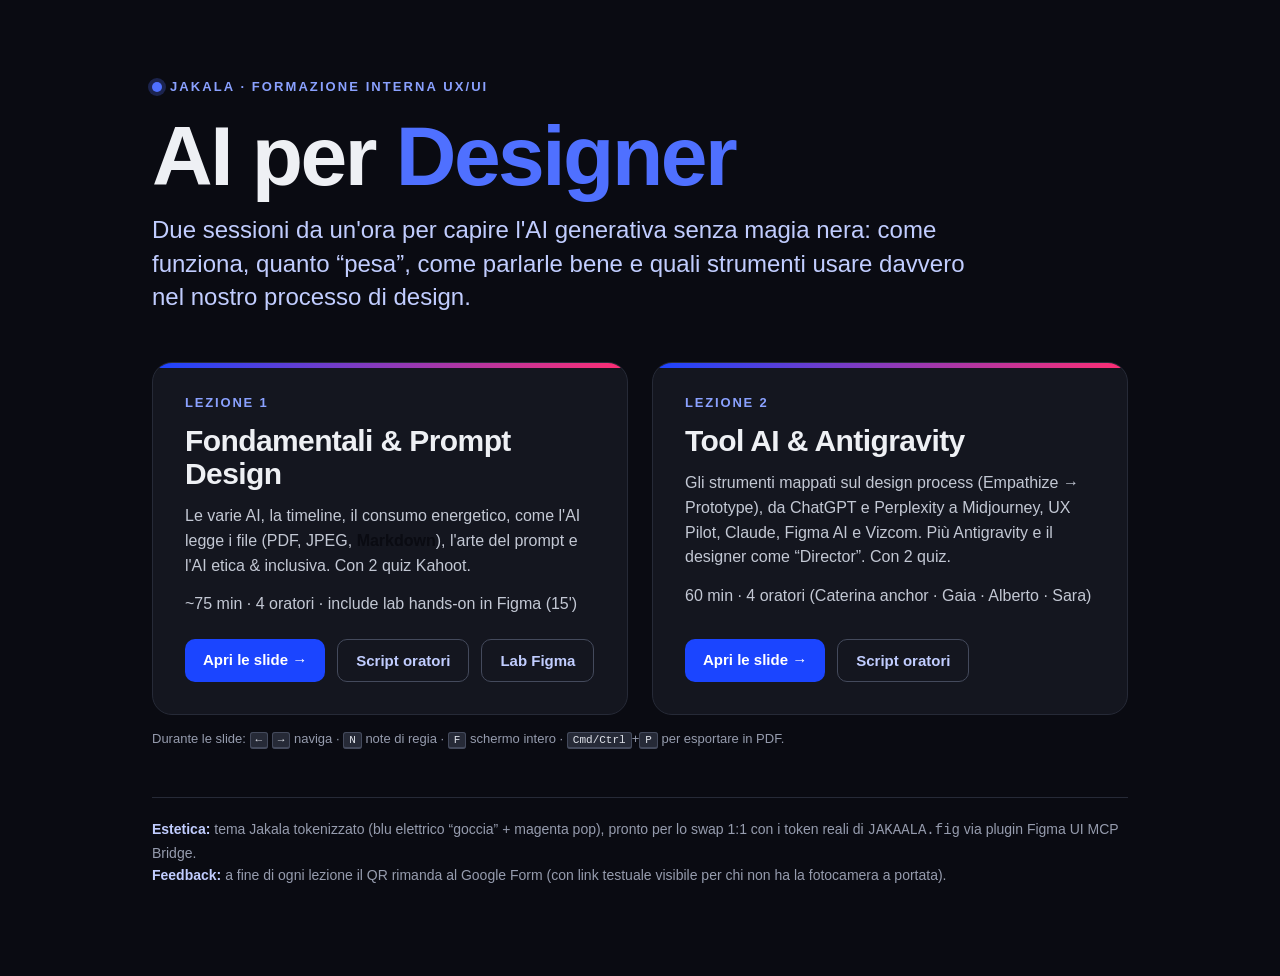
<file: index.html>
<!DOCTYPE html>
<html lang="it">
<head>
  <meta charset="UTF-8">
  <meta name="viewport" content="width=device-width, initial-scale=1">
  <title>AI per Designer — Hub del corso · Jakala</title>
  <link rel="stylesheet" href="assets/jakala.css">
  <style>
    body { background: var(--c-ink-900); color: var(--c-ink-100); min-height: 100vh; }
    .wrap { max-width: 1040px; margin: 0 auto; padding: clamp(32px, 6vw, 88px) var(--s-6); }
    .hero-k { display:inline-flex; align-items:center; gap:8px; font-size:13px; font-weight:800; letter-spacing:.16em; text-transform:uppercase; color: var(--c-blue-300); margin:0 0 18px; }
    .hero-k::before { content:""; width:10px; height:10px; border-radius:999px; background: var(--c-blue-400); box-shadow:0 0 0 4px rgba(79,112,255,.25); }
    h1 { font-size: clamp(40px, 7vw, 84px); line-height: .98; letter-spacing: -.03em; font-weight: 800; margin: 0 0 16px; }
    h1 .accent { color: var(--c-blue-400); }
    .sub { font-size: clamp(18px, 2.2vw, 24px); color: var(--c-blue-200); max-width: 62ch; line-height: 1.4; margin: 0 0 48px; }
    .grid { display: grid; grid-template-columns: 1fr 1fr; gap: 24px; }
    @media (max-width: 720px) { .grid { grid-template-columns: 1fr; } }
    .lez {
      background: var(--c-ink-800); border: 1px solid var(--c-ink-700);
      border-radius: 20px; padding: 32px; display: flex; flex-direction: column; gap: 14px;
      position: relative; overflow: hidden;
    }
    .lez::before { content:""; position:absolute; inset:0 0 auto 0; height:5px; background: linear-gradient(90deg, var(--c-blue-500), var(--c-mag-500)); }
    .lez__n { font-size: 13px; font-weight: 800; letter-spacing:.14em; text-transform:uppercase; color: var(--c-blue-300); }
    .lez h2 { font-size: 30px; line-height: 1.1; letter-spacing:-.02em; margin: 0; font-weight: 800; }
    .lez p { color: var(--c-ink-300); font-size: 16px; line-height: 1.55; margin: 0; }
    .lez__meta { font-size: 13px; color: var(--c-ink-400); }
    .lez__links { display: flex; gap: 12px; margin-top: auto; padding-top: 8px; flex-wrap: wrap; }
    .btn {
      display: inline-block; font-size: 15px; font-weight: 800; text-decoration: none;
      border-radius: 10px; padding: 12px 18px; transition: transform .15s ease;
    }
    .btn--slides { background: var(--c-blue-500); color: #fff; }
    .btn--script { background: transparent; color: var(--c-blue-200); border: 1px solid var(--c-ink-600); }
    .btn:hover { transform: translateY(-2px); }
    .foot-note { margin-top: 48px; font-size: 14px; color: var(--c-ink-400); line-height: 1.6; border-top: 1px solid var(--c-ink-700); padding-top: 20px; }
    .foot-note strong { color: var(--c-blue-200); }
    .legenda { margin-top: 14px; font-size:13px; color: var(--c-ink-400); }
    .legenda kbd { background: var(--c-ink-700); border-color: var(--c-ink-600); color: var(--c-ink-200); }
  </style>
</head>
<body>
  <main class="wrap">
    <p class="hero-k">Jakala · Formazione interna UX/UI</p>
    <h1>AI per <span class="accent">Designer</span></h1>
    <p class="sub">Due sessioni da un'ora per capire l'AI generativa senza magia nera: come funziona, quanto “pesa”, come parlarle bene e quali strumenti usare davvero nel nostro processo di design.</p>

    <div class="grid">
      <section class="lez">
        <span class="lez__n">Lezione 1</span>
        <h2>Fondamentali &amp; Prompt Design</h2>
        <p>Le varie AI, la timeline, il consumo energetico, come l'AI legge i file (PDF, JPEG, <strong>Markdown</strong>), l'arte del prompt e l'AI etica &amp; inclusiva. Con 2 quiz Kahoot.</p>
        <p class="lez__meta">~75 min · 4 oratori · include lab hands-on in Figma (15')</p>
        <div class="lez__links">
          <a class="btn btn--slides" href="lezione-1-fondamenti/slides.html">Apri le slide →</a>
          <a class="btn btn--script" href="lezione-1-fondamenti/script.html">Script oratori</a>
          <a class="btn btn--script" href="lezione-1-fondamenti/lab-figma.html">Lab Figma</a>
        </div>
      </section>

      <section class="lez">
        <span class="lez__n">Lezione 2</span>
        <h2>Tool AI &amp; Antigravity</h2>
        <p>Gli strumenti mappati sul design process (Empathize → Prototype), da ChatGPT e Perplexity a Midjourney, UX Pilot, Claude, Figma AI e Vizcom. Più Antigravity e il designer come “Director”. Con 2 quiz.</p>
        <p class="lez__meta">60 min · 4 oratori (Caterina anchor · Gaia · Alberto · Sara)</p>
        <div class="lez__links">
          <a class="btn btn--slides" href="lezione-2-tool-antigravity/slides.html">Apri le slide →</a>
          <a class="btn btn--script" href="lezione-2-tool-antigravity/script.html">Script oratori</a>
        </div>
      </section>
    </div>

    <p class="legenda">Durante le slide: <kbd>←</kbd> <kbd>→</kbd> naviga · <kbd>N</kbd> note di regia · <kbd>F</kbd> schermo intero · <kbd>Cmd/Ctrl</kbd>+<kbd>P</kbd> per esportare in PDF.</p>

    <p class="foot-note">
      <strong>Estetica:</strong> tema Jakala tokenizzato (blu elettrico “goccia” + magenta pop), pronto per lo swap 1:1 con i token reali di <code>JAKAALA.fig</code> via plugin Figma UI MCP Bridge.
      <br><strong>Feedback:</strong> a fine di ogni lezione il QR rimanda al Google Form (con link testuale visibile per chi non ha la fotocamera a portata).
    </p>
  </main>
</body>
</html>
</file>
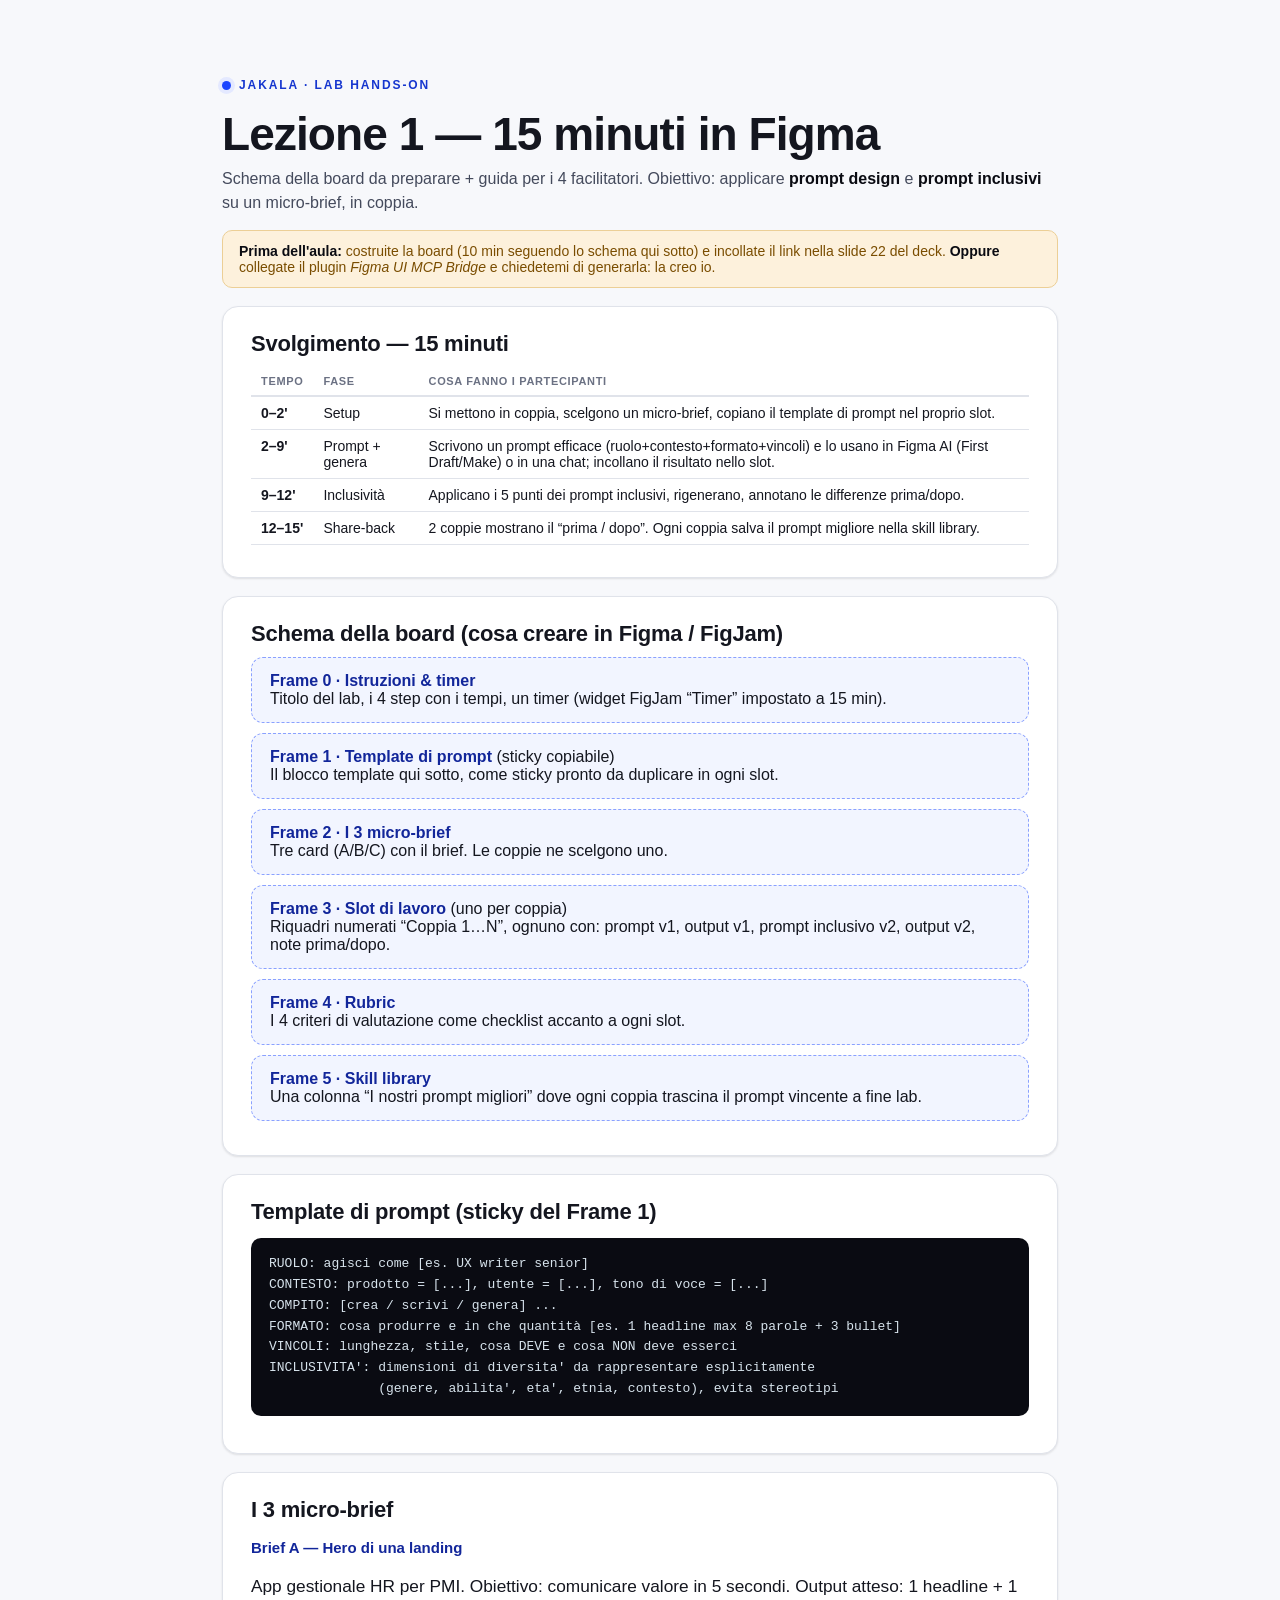
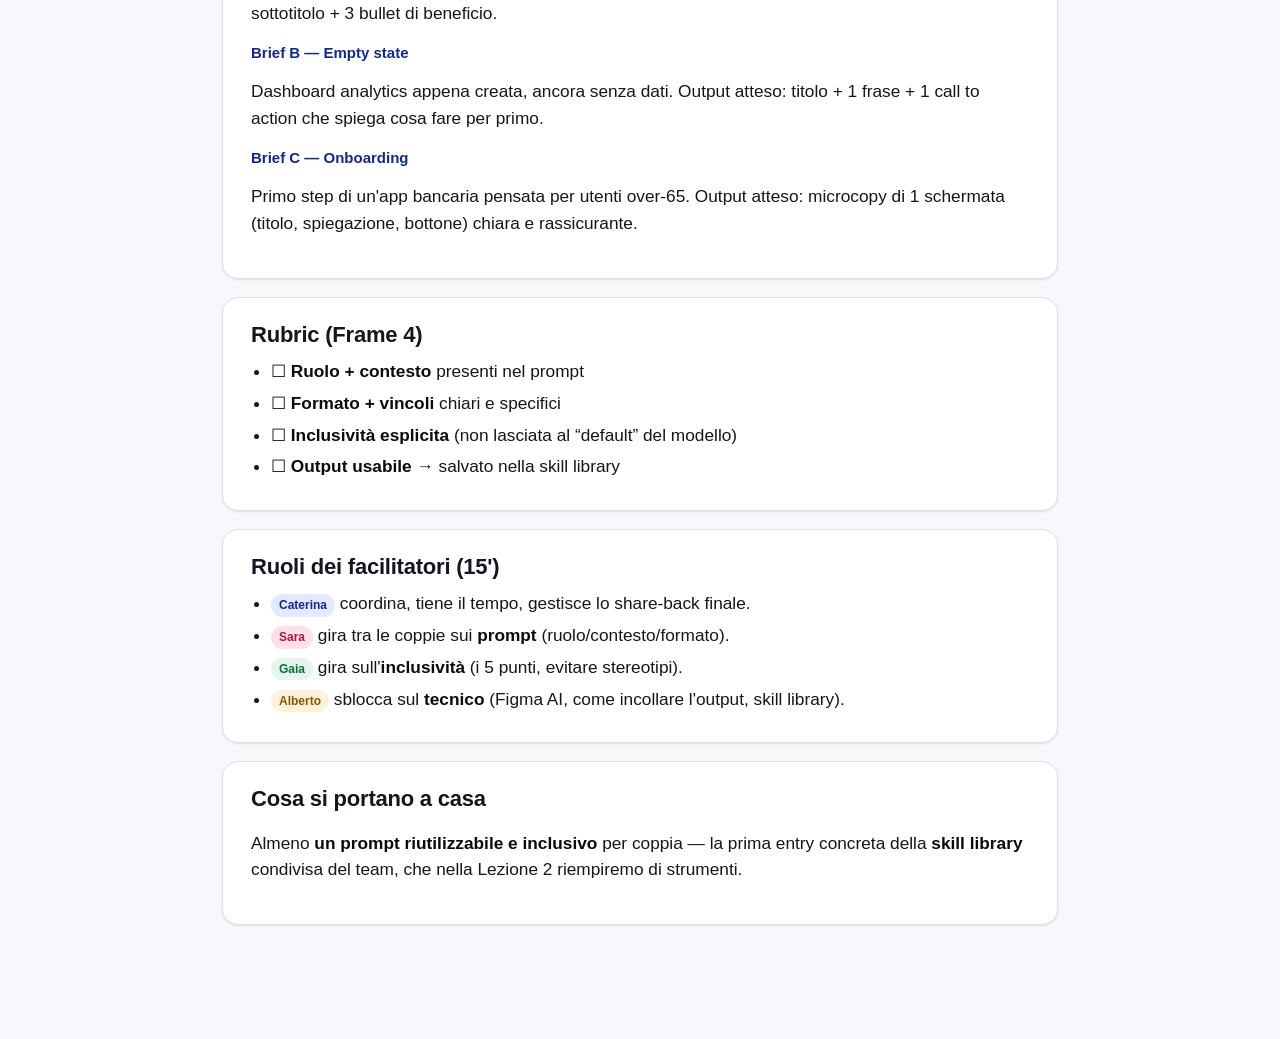
<file: lezione-1-fondamenti/lab-figma.html>
<!DOCTYPE html>
<html lang="it">
<head>
  <meta charset="UTF-8">
  <meta name="viewport" content="width=device-width, initial-scale=1">
  <title>Lab hands-on — Lezione 1: schema board Figma + guida facilitatore</title>
  <link rel="stylesheet" href="../assets/jakala.css">
  <style>
    body { background: var(--c-ink-050); color: var(--c-ink-800); }
    .doc { max-width: 900px; margin: 0 auto; padding: clamp(24px,5vw,64px) var(--s-6) 96px; }
    .doc h1 { font-size: clamp(30px,5vw,46px); letter-spacing:-.02em; margin:0 0 6px; }
    .doc .meta { color: var(--c-ink-600); font-size:16px; margin:0 0 4px; }
    .kicker { display:inline-flex; align-items:center; gap:8px; font-size:12px; font-weight:800; letter-spacing:.16em; text-transform:uppercase; color:var(--c-blue-600); }
    .kicker::before { content:""; width:9px;height:9px;border-radius:999px;background:var(--c-blue-500);box-shadow:0 0 0 4px var(--c-blue-100); }
    .block { background:#fff; border:1px solid var(--c-ink-200); border-radius:16px; padding:24px 28px; margin:18px 0; box-shadow:var(--sh-1); }
    .block h2 { font-size:22px; margin:0 0 10px; letter-spacing:-.01em; }
    .block h3 { font-size:15px; margin:16px 0 6px; color:var(--c-blue-700); }
    .runsheet { width:100%; border-collapse:collapse; margin:8px 0; font-size:14px; }
    .runsheet th { text-align:left; text-transform:uppercase; letter-spacing:.06em; font-size:11px; color:var(--c-ink-500); border-bottom:2px solid var(--c-ink-200); padding:8px 10px; }
    .runsheet td { padding:8px 10px; border-bottom:1px solid var(--c-ink-200); vertical-align:top; }
    .runsheet .t { font-variant-numeric:tabular-nums; font-weight:800; white-space:nowrap; }
    .frame { border:1px dashed var(--c-blue-300); background:var(--c-blue-050); border-radius:12px; padding:14px 18px; margin:10px 0; }
    .frame b { color:var(--c-blue-700); }
    pre.tpl { background:var(--c-ink-900); color:#d7e3ec; border-radius:10px; padding:16px 18px; font-family:var(--font-mono); font-size:13px; line-height:1.6; white-space:pre-wrap; overflow:auto; }
    .todo { background:#fdf1dc; border:1px solid #eccf96; border-radius:10px; padding:12px 16px; font-size:14px; color:#7a4d00; }
    .who-chip { display:inline-block; font-weight:800; font-size:12px; padding:2px 8px; border-radius:999px; }
    .c-cate { background:#e4e9ff; color:#12269a; } .c-gaia { background:#e4f6ec; color:#0a6e3d; }
    .c-albe { background:#fdf1dc; color:#8a5600; } .c-sara { background:#ffe0ea; color:#b3134d; }
    ul.tight { margin:6px 0; padding-left:20px; } ul.tight li { margin:5px 0; }
    a { color: var(--c-blue-600); }
    @media print { body{background:#fff;} .block{box-shadow:none; break-inside:avoid;} .doc{padding:0;} }
  </style>
</head>
<body>
  <main class="doc">
    <p class="kicker">Jakala · Lab hands-on</p>
    <h1>Lezione 1 — 15 minuti in Figma</h1>
    <p class="meta">Schema della board da preparare + guida per i 4 facilitatori. Obiettivo: applicare <strong>prompt design</strong> e <strong>prompt inclusivi</strong> su un micro-brief, in coppia.</p>
    <div class="todo" style="margin-top:14px"><strong>Prima dell'aula:</strong> costruite la board (10 min seguendo lo schema qui sotto) e incollate il link nella slide 22 del deck. <strong>Oppure</strong> collegate il plugin <em>Figma UI MCP Bridge</em> e chiedetemi di generarla: la creo io.</div>

    <div class="block">
      <h2>Svolgimento — 15 minuti</h2>
      <table class="runsheet">
        <thead><tr><th>Tempo</th><th>Fase</th><th>Cosa fanno i partecipanti</th></tr></thead>
        <tbody>
          <tr><td class="t">0–2'</td><td>Setup</td><td>Si mettono in coppia, scelgono un micro-brief, copiano il template di prompt nel proprio slot.</td></tr>
          <tr><td class="t">2–9'</td><td>Prompt + genera</td><td>Scrivono un prompt efficace (ruolo+contesto+formato+vincoli) e lo usano in Figma AI (First Draft/Make) o in una chat; incollano il risultato nello slot.</td></tr>
          <tr><td class="t">9–12'</td><td>Inclusività</td><td>Applicano i 5 punti dei prompt inclusivi, rigenerano, annotano le differenze prima/dopo.</td></tr>
          <tr><td class="t">12–15'</td><td>Share-back</td><td>2 coppie mostrano il “prima / dopo”. Ogni coppia salva il prompt migliore nella skill library.</td></tr>
        </tbody>
      </table>
    </div>

    <div class="block">
      <h2>Schema della board (cosa creare in Figma / FigJam)</h2>
      <div class="frame"><b>Frame 0 · Istruzioni &amp; timer</b><br>Titolo del lab, i 4 step con i tempi, un timer (widget FigJam “Timer” impostato a 15 min).</div>
      <div class="frame"><b>Frame 1 · Template di prompt</b> (sticky copiabile)<br>Il blocco template qui sotto, come sticky pronto da duplicare in ogni slot.</div>
      <div class="frame"><b>Frame 2 · I 3 micro-brief</b><br>Tre card (A/B/C) con il brief. Le coppie ne scelgono uno.</div>
      <div class="frame"><b>Frame 3 · Slot di lavoro</b> (uno per coppia)<br>Riquadri numerati “Coppia 1…N”, ognuno con: prompt v1, output v1, prompt inclusivo v2, output v2, note prima/dopo.</div>
      <div class="frame"><b>Frame 4 · Rubric</b><br>I 4 criteri di valutazione come checklist accanto a ogni slot.</div>
      <div class="frame"><b>Frame 5 · Skill library</b><br>Una colonna “I nostri prompt migliori” dove ogni coppia trascina il prompt vincente a fine lab.</div>
    </div>

    <div class="block">
      <h2>Template di prompt (sticky del Frame 1)</h2>
      <pre class="tpl">RUOLO: agisci come [es. UX writer senior]
CONTESTO: prodotto = [...], utente = [...], tono di voce = [...]
COMPITO: [crea / scrivi / genera] ...
FORMATO: cosa produrre e in che quantità [es. 1 headline max 8 parole + 3 bullet]
VINCOLI: lunghezza, stile, cosa DEVE e cosa NON deve esserci
INCLUSIVITA': dimensioni di diversita' da rappresentare esplicitamente
              (genere, abilita', eta', etnia, contesto), evita stereotipi</pre>
    </div>

    <div class="block">
      <h2>I 3 micro-brief</h2>
      <h3>Brief A — Hero di una landing</h3>
      <p>App gestionale HR per PMI. Obiettivo: comunicare valore in 5 secondi. Output atteso: 1 headline + 1 sottotitolo + 3 bullet di beneficio.</p>
      <h3>Brief B — Empty state</h3>
      <p>Dashboard analytics appena creata, ancora senza dati. Output atteso: titolo + 1 frase + 1 call to action che spiega cosa fare per primo.</p>
      <h3>Brief C — Onboarding</h3>
      <p>Primo step di un'app bancaria pensata per utenti over-65. Output atteso: microcopy di 1 schermata (titolo, spiegazione, bottone) chiara e rassicurante.</p>
    </div>

    <div class="block">
      <h2>Rubric (Frame 4)</h2>
      <ul class="tight">
        <li>☐ <strong>Ruolo + contesto</strong> presenti nel prompt</li>
        <li>☐ <strong>Formato + vincoli</strong> chiari e specifici</li>
        <li>☐ <strong>Inclusività esplicita</strong> (non lasciata al “default” del modello)</li>
        <li>☐ <strong>Output usabile</strong> → salvato nella skill library</li>
      </ul>
    </div>

    <div class="block">
      <h2>Ruoli dei facilitatori (15')</h2>
      <ul class="tight">
        <li><span class="who-chip c-cate">Caterina</span> coordina, tiene il tempo, gestisce lo share-back finale.</li>
        <li><span class="who-chip c-sara">Sara</span> gira tra le coppie sui <strong>prompt</strong> (ruolo/contesto/formato).</li>
        <li><span class="who-chip c-gaia">Gaia</span> gira sull'<strong>inclusività</strong> (i 5 punti, evitare stereotipi).</li>
        <li><span class="who-chip c-albe">Alberto</span> sblocca sul <strong>tecnico</strong> (Figma AI, come incollare l'output, skill library).</li>
      </ul>
    </div>

    <div class="block">
      <h2>Cosa si portano a casa</h2>
      <p>Almeno <strong>un prompt riutilizzabile e inclusivo</strong> per coppia — la prima entry concreta della <strong>skill library</strong> condivisa del team, che nella Lezione 2 riempiremo di strumenti.</p>
    </div>

  </main>
</body>
</html>
</file>
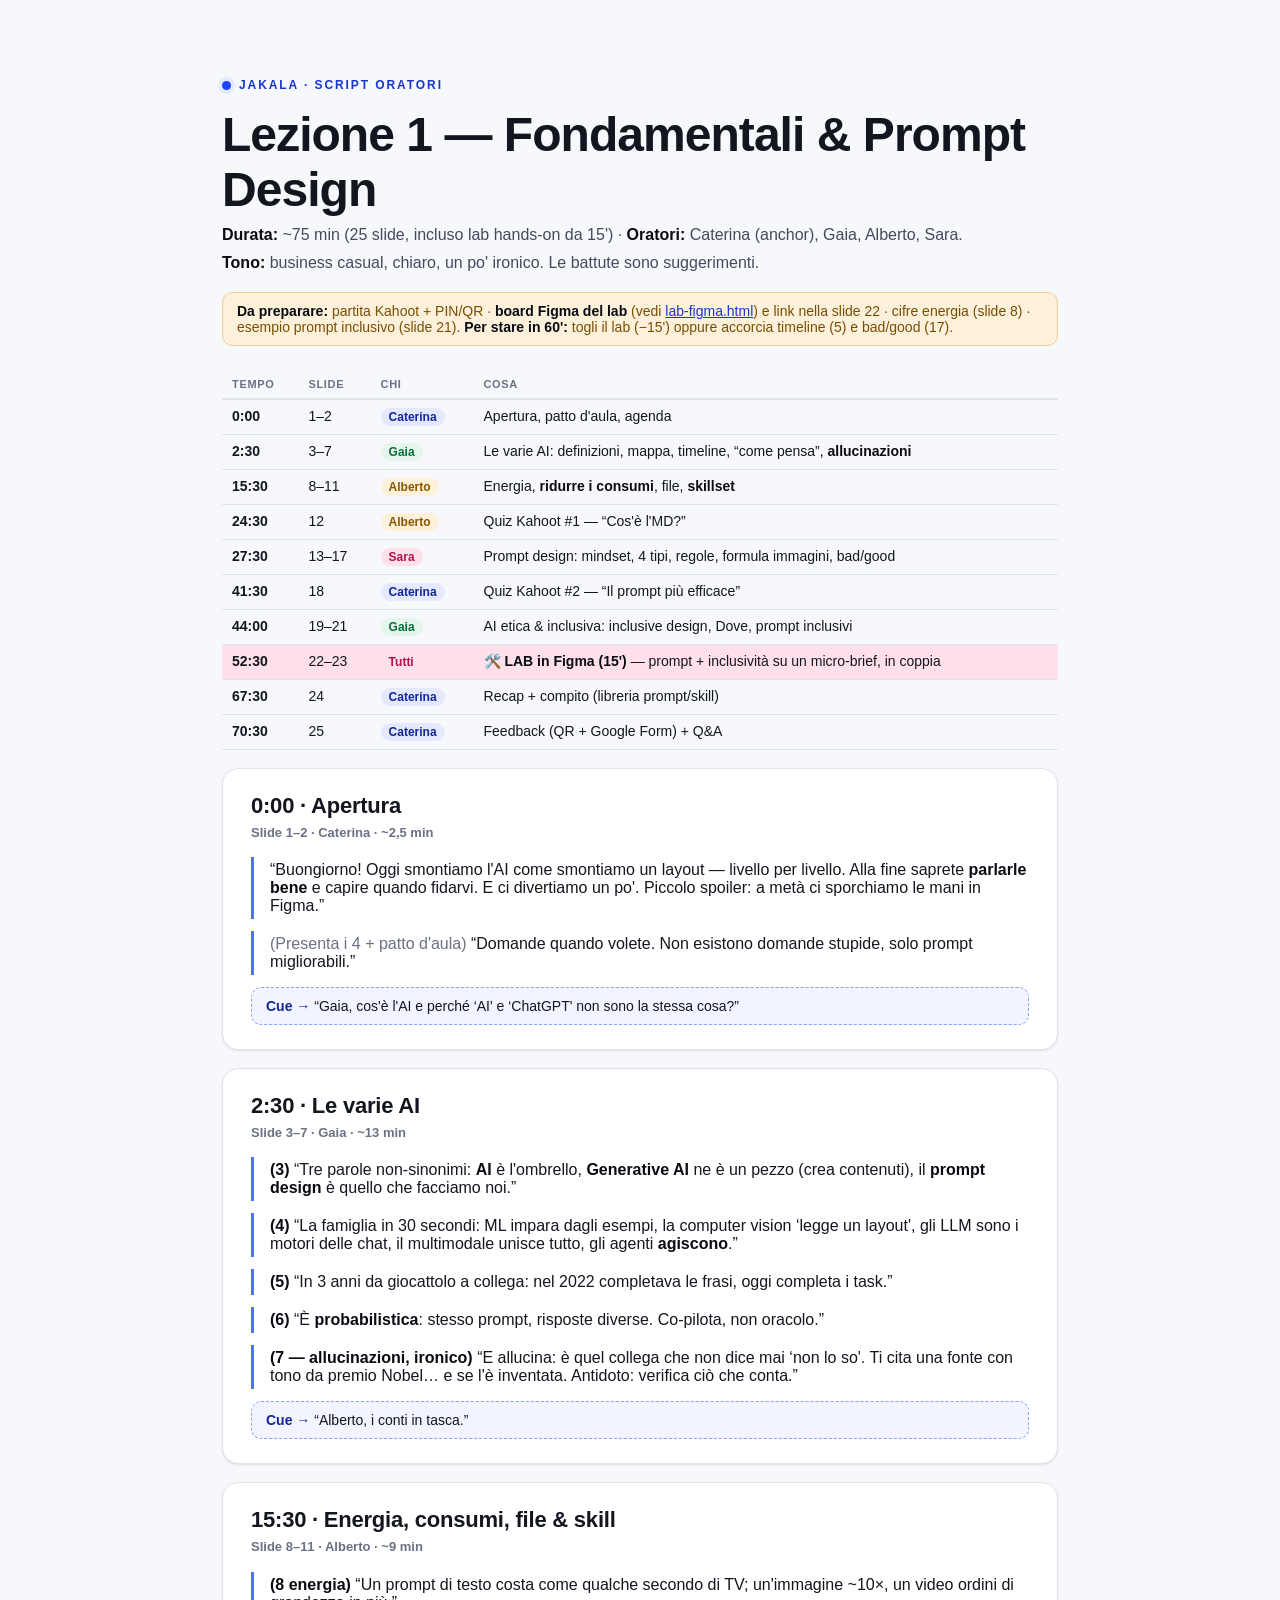
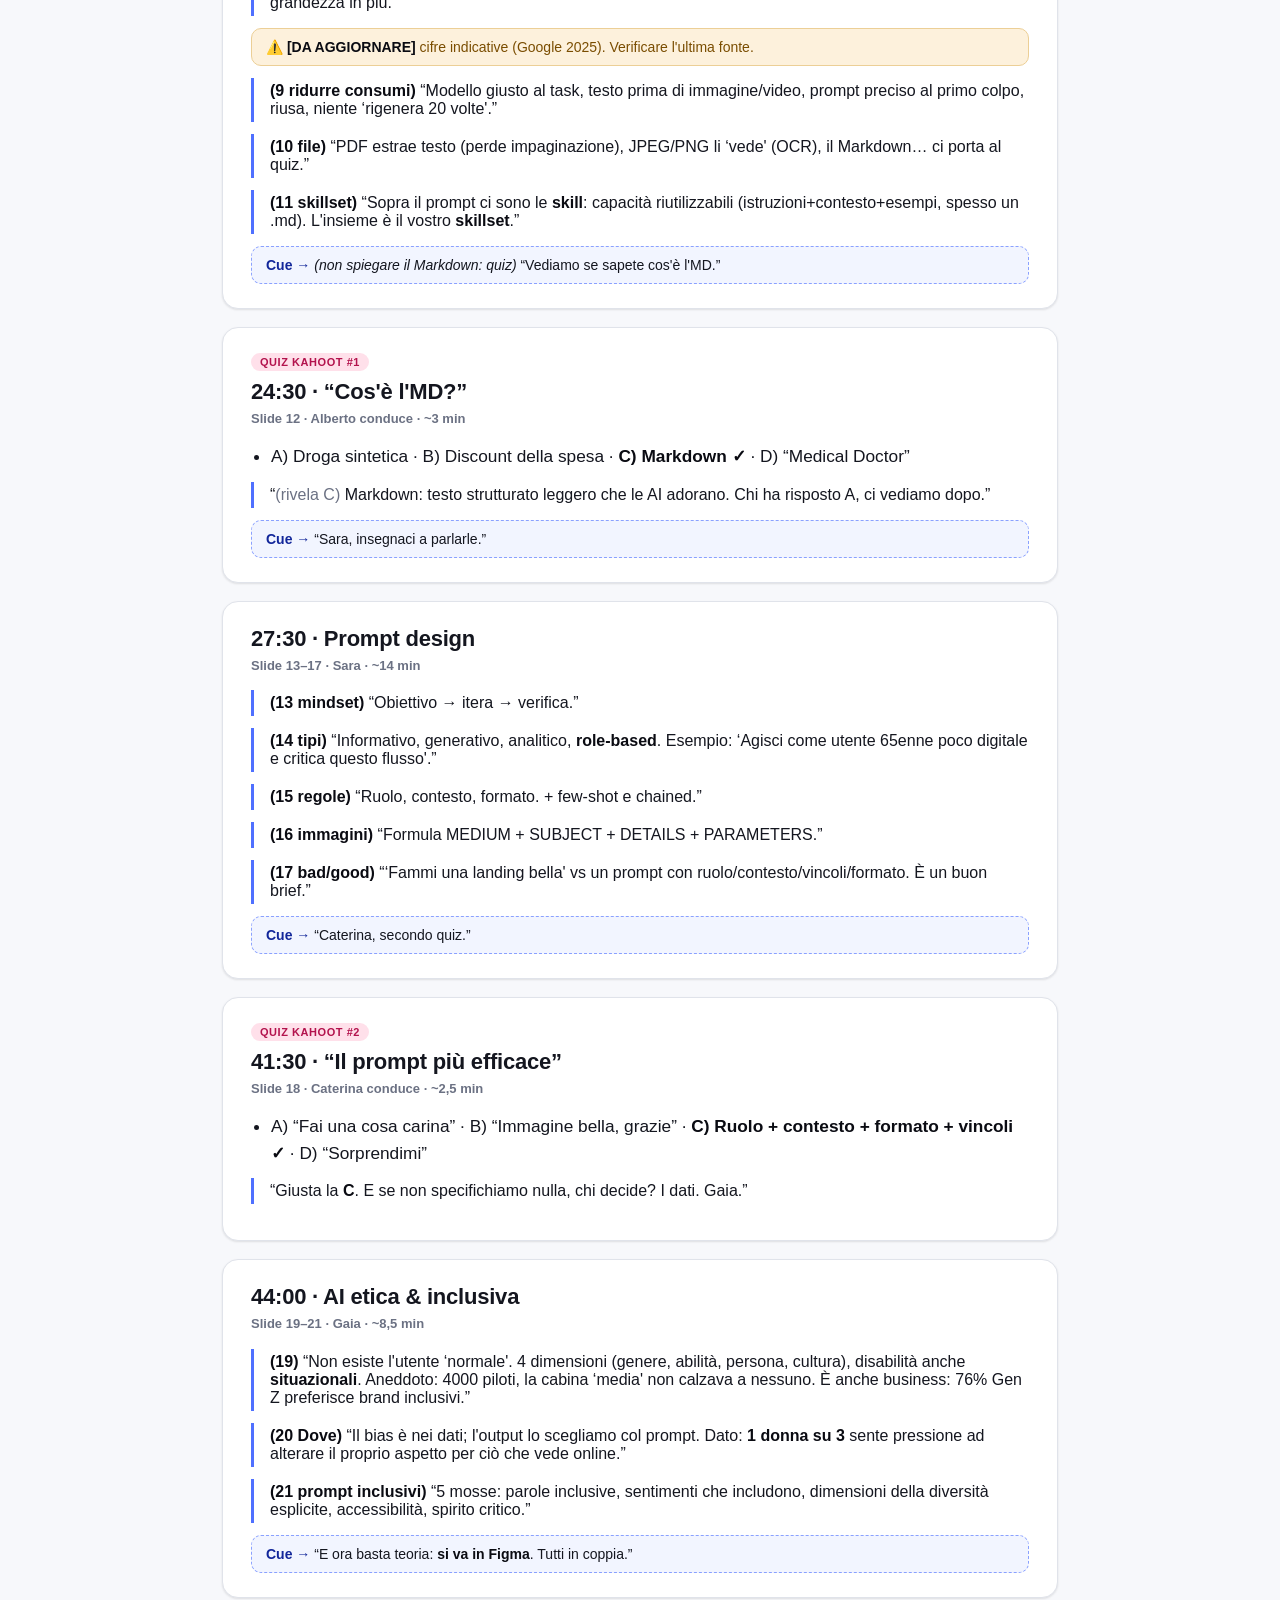
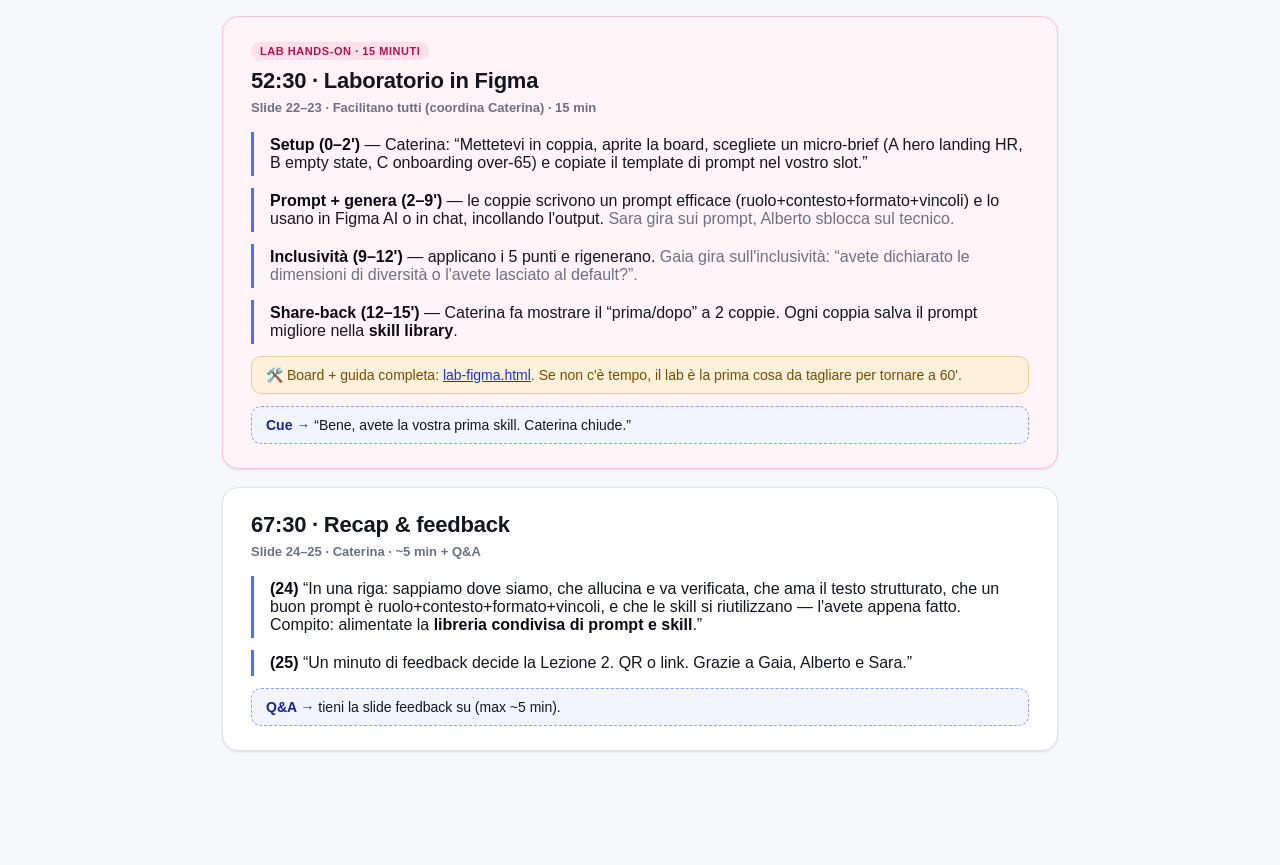
<file: lezione-1-fondamenti/script.html>
<!DOCTYPE html>
<html lang="it">
<head>
  <meta charset="UTF-8">
  <meta name="viewport" content="width=device-width, initial-scale=1">
  <title>Script oratori — Lezione 1: Fondamentali &amp; Prompt Design</title>
  <link rel="stylesheet" href="../assets/jakala.css">
  <style>
    body { background: var(--c-ink-050); color: var(--c-ink-800); }
    .doc { max-width: 900px; margin: 0 auto; padding: clamp(24px,5vw,64px) var(--s-6) 96px; }
    .doc h1 { font-size: clamp(30px,5vw,48px); letter-spacing:-.02em; margin:0 0 6px; }
    .doc .meta { color: var(--c-ink-600); font-size:16px; margin:0 0 4px; }
    .kicker { display:inline-flex; align-items:center; gap:8px; font-size:12px; font-weight:800; letter-spacing:.16em; text-transform:uppercase; color:var(--c-blue-600); }
    .kicker::before { content:""; width:9px;height:9px;border-radius:999px;background:var(--c-blue-500);box-shadow:0 0 0 4px var(--c-blue-100); }
    .runsheet { width:100%; border-collapse:collapse; margin:24px 0 8px; font-size:14px; }
    .runsheet th { text-align:left; text-transform:uppercase; letter-spacing:.06em; font-size:11px; color:var(--c-ink-500); border-bottom:2px solid var(--c-ink-200); padding:8px 10px; }
    .runsheet td { padding:8px 10px; border-bottom:1px solid var(--c-ink-200); vertical-align:top; }
    .runsheet .t { font-variant-numeric:tabular-nums; font-weight:800; white-space:nowrap; }
    .runsheet tr.lab td { background:var(--c-mag-100); }
    .who-chip { display:inline-block; font-weight:800; font-size:12px; padding:2px 8px; border-radius:999px; }
    .c-cate { background:#e4e9ff; color:#12269a; } .c-gaia { background:#e4f6ec; color:#0a6e3d; }
    .c-albe { background:#fdf1dc; color:#8a5600; } .c-sara { background:#ffe0ea; color:#b3134d; }
    .c-all  { background:#ffe0ea; color:#b3134d; }
    .block { background:#fff; border:1px solid var(--c-ink-200); border-radius:16px; padding:24px 28px; margin:18px 0; box-shadow:var(--sh-1); }
    .block.lab { border-color:#ffc2d6; background:#fff5f8; }
    .block h2 { font-size:22px; margin:0 0 4px; letter-spacing:-.01em; }
    .block .sub { color:var(--c-ink-500); font-size:13px; margin:0 0 14px; font-weight:700; }
    .say { border-left:3px solid var(--c-blue-400); padding:4px 0 4px 16px; margin:12px 0; color:var(--c-ink-800); }
    .say em { color:var(--c-ink-500); font-style:normal; }
    .cue { background:var(--c-blue-050); border:1px dashed var(--c-blue-300); border-radius:10px; padding:10px 14px; font-size:14px; margin-top:12px; }
    .cue b { color:var(--c-blue-700); }
    .tag { display:inline-block; font-size:11px; font-weight:800; letter-spacing:.05em; text-transform:uppercase; padding:3px 9px; border-radius:999px; background:var(--c-mag-100); color:var(--c-mag-700); margin-bottom:8px; }
    .todo { background:#fdf1dc; border:1px solid #eccf96; border-radius:10px; padding:10px 14px; font-size:14px; color:#7a4d00; }
    ul.tight { margin:8px 0; padding-left:20px; } ul.tight li { margin:4px 0; }
    a { color: var(--c-blue-600); }
    @media print { body{background:#fff;} .block{box-shadow:none; break-inside:avoid;} .doc{padding:0;} }
  </style>
</head>
<body>
  <main class="doc">
    <p class="kicker">Jakala · Script oratori</p>
    <h1>Lezione 1 — Fondamentali &amp; Prompt Design</h1>
    <p class="meta"><strong>Durata:</strong> ~75 min (25 slide, incluso lab hands-on da 15') · <strong>Oratori:</strong> Caterina (anchor), Gaia, Alberto, Sara.</p>
    <p class="meta"><strong>Tono:</strong> business casual, chiaro, un po' ironico. Le battute sono suggerimenti.</p>
    <div class="todo" style="margin-top:16px"><strong>Da preparare:</strong> partita Kahoot + PIN/QR · <strong>board Figma del lab</strong> (vedi <a href="lab-figma.html">lab-figma.html</a>) e link nella slide 22 · cifre energia (slide 8) · esempio prompt inclusivo (slide 21). <strong>Per stare in 60':</strong> togli il lab (−15') oppure accorcia timeline (5) e bad/good (17).</div>

    <table class="runsheet">
      <thead><tr><th>Tempo</th><th>Slide</th><th>Chi</th><th>Cosa</th></tr></thead>
      <tbody>
        <tr><td class="t">0:00</td><td>1–2</td><td><span class="who-chip c-cate">Caterina</span></td><td>Apertura, patto d'aula, agenda</td></tr>
        <tr><td class="t">2:30</td><td>3–7</td><td><span class="who-chip c-gaia">Gaia</span></td><td>Le varie AI: definizioni, mappa, timeline, “come pensa”, <strong>allucinazioni</strong></td></tr>
        <tr><td class="t">15:30</td><td>8–11</td><td><span class="who-chip c-albe">Alberto</span></td><td>Energia, <strong>ridurre i consumi</strong>, file, <strong>skillset</strong></td></tr>
        <tr><td class="t">24:30</td><td>12</td><td><span class="who-chip c-albe">Alberto</span></td><td>Quiz Kahoot #1 — “Cos'è l'MD?”</td></tr>
        <tr><td class="t">27:30</td><td>13–17</td><td><span class="who-chip c-sara">Sara</span></td><td>Prompt design: mindset, 4 tipi, regole, formula immagini, bad/good</td></tr>
        <tr><td class="t">41:30</td><td>18</td><td><span class="who-chip c-cate">Caterina</span></td><td>Quiz Kahoot #2 — “Il prompt più efficace”</td></tr>
        <tr><td class="t">44:00</td><td>19–21</td><td><span class="who-chip c-gaia">Gaia</span></td><td>AI etica &amp; inclusiva: inclusive design, Dove, prompt inclusivi</td></tr>
        <tr class="lab"><td class="t">52:30</td><td>22–23</td><td><span class="who-chip c-all">Tutti</span></td><td>🛠️ <strong>LAB in Figma (15')</strong> — prompt + inclusività su un micro-brief, in coppia</td></tr>
        <tr><td class="t">67:30</td><td>24</td><td><span class="who-chip c-cate">Caterina</span></td><td>Recap + compito (libreria prompt/skill)</td></tr>
        <tr><td class="t">70:30</td><td>25</td><td><span class="who-chip c-cate">Caterina</span></td><td>Feedback (QR + Google Form) + Q&amp;A</td></tr>
      </tbody>
    </table>

    <div class="block">
      <h2>0:00 · Apertura</h2>
      <p class="sub">Slide 1–2 · Caterina · ~2,5 min</p>
      <div class="say">“Buongiorno! Oggi smontiamo l'AI come smontiamo un layout — livello per livello. Alla fine saprete <strong>parlarle bene</strong> e capire quando fidarvi. E ci divertiamo un po'. Piccolo spoiler: a metà ci sporchiamo le mani in Figma.”</div>
      <div class="say"><em>(Presenta i 4 + patto d'aula)</em> “Domande quando volete. Non esistono domande stupide, solo prompt migliorabili.”</div>
      <div class="cue"><b>Cue →</b> “Gaia, cos'è l'AI e perché ‘AI' e ‘ChatGPT' non sono la stessa cosa?”</div>
    </div>

    <div class="block">
      <h2>2:30 · Le varie AI</h2>
      <p class="sub">Slide 3–7 · Gaia · ~13 min</p>
      <div class="say"><strong>(3)</strong> “Tre parole non-sinonimi: <strong>AI</strong> è l'ombrello, <strong>Generative AI</strong> ne è un pezzo (crea contenuti), il <strong>prompt design</strong> è quello che facciamo noi.”</div>
      <div class="say"><strong>(4)</strong> “La famiglia in 30 secondi: ML impara dagli esempi, la computer vision ‘legge un layout', gli LLM sono i motori delle chat, il multimodale unisce tutto, gli agenti <strong>agiscono</strong>.”</div>
      <div class="say"><strong>(5)</strong> “In 3 anni da giocattolo a collega: nel 2022 completava le frasi, oggi completa i task.”</div>
      <div class="say"><strong>(6)</strong> “È <strong>probabilistica</strong>: stesso prompt, risposte diverse. Co-pilota, non oracolo.”</div>
      <div class="say"><strong>(7 — allucinazioni, ironico)</strong> “E allucina: è quel collega che non dice mai ‘non lo so'. Ti cita una fonte con tono da premio Nobel… e se l'è inventata. Antidoto: verifica ciò che conta.”</div>
      <div class="cue"><b>Cue →</b> “Alberto, i conti in tasca.”</div>
    </div>

    <div class="block">
      <h2>15:30 · Energia, consumi, file &amp; skill</h2>
      <p class="sub">Slide 8–11 · Alberto · ~9 min</p>
      <div class="say"><strong>(8 energia)</strong> “Un prompt di testo costa come qualche secondo di TV; un'immagine ~10×, un video ordini di grandezza in più.”</div>
      <div class="todo">⚠️ <strong>[DA AGGIORNARE]</strong> cifre indicative (Google 2025). Verificare l'ultima fonte.</div>
      <div class="say"><strong>(9 ridurre consumi)</strong> “Modello giusto al task, testo prima di immagine/video, prompt preciso al primo colpo, riusa, niente ‘rigenera 20 volte'.”</div>
      <div class="say"><strong>(10 file)</strong> “PDF estrae testo (perde impaginazione), JPEG/PNG li ‘vede' (OCR), il Markdown… ci porta al quiz.”</div>
      <div class="say"><strong>(11 skillset)</strong> “Sopra il prompt ci sono le <strong>skill</strong>: capacità riutilizzabili (istruzioni+contesto+esempi, spesso un .md). L'insieme è il vostro <strong>skillset</strong>.”</div>
      <div class="cue"><b>Cue →</b> <em>(non spiegare il Markdown: quiz)</em> “Vediamo se sapete cos'è l'MD.”</div>
    </div>

    <div class="block">
      <span class="tag">Quiz Kahoot #1</span>
      <h2>24:30 · “Cos'è l'MD?”</h2>
      <p class="sub">Slide 12 · Alberto conduce · ~3 min</p>
      <ul class="tight"><li>A) Droga sintetica · B) Discount della spesa · <strong>C) Markdown ✓</strong> · D) “Medical Doctor”</li></ul>
      <div class="say">“<em>(rivela C)</em> Markdown: testo strutturato leggero che le AI adorano. Chi ha risposto A, ci vediamo dopo.”</div>
      <div class="cue"><b>Cue →</b> “Sara, insegnaci a parlarle.”</div>
    </div>

    <div class="block">
      <h2>27:30 · Prompt design</h2>
      <p class="sub">Slide 13–17 · Sara · ~14 min</p>
      <div class="say"><strong>(13 mindset)</strong> “Obiettivo → itera → verifica.”</div>
      <div class="say"><strong>(14 tipi)</strong> “Informativo, generativo, analitico, <strong>role-based</strong>. Esempio: ‘Agisci come utente 65enne poco digitale e critica questo flusso'.”</div>
      <div class="say"><strong>(15 regole)</strong> “Ruolo, contesto, formato. + few-shot e chained.”</div>
      <div class="say"><strong>(16 immagini)</strong> “Formula MEDIUM + SUBJECT + DETAILS + PARAMETERS.”</div>
      <div class="say"><strong>(17 bad/good)</strong> “‘Fammi una landing bella' vs un prompt con ruolo/contesto/vincoli/formato. È un buon brief.”</div>
      <div class="cue"><b>Cue →</b> “Caterina, secondo quiz.”</div>
    </div>

    <div class="block">
      <span class="tag">Quiz Kahoot #2</span>
      <h2>41:30 · “Il prompt più efficace”</h2>
      <p class="sub">Slide 18 · Caterina conduce · ~2,5 min</p>
      <ul class="tight"><li>A) “Fai una cosa carina” · B) “Immagine bella, grazie” · <strong>C) Ruolo + contesto + formato + vincoli ✓</strong> · D) “Sorprendimi”</li></ul>
      <div class="say">“Giusta la <strong>C</strong>. E se non specifichiamo nulla, chi decide? I dati. Gaia.”</div>
    </div>

    <div class="block">
      <h2>44:00 · AI etica &amp; inclusiva</h2>
      <p class="sub">Slide 19–21 · Gaia · ~8,5 min</p>
      <div class="say"><strong>(19)</strong> “Non esiste l'utente ‘normale'. 4 dimensioni (genere, abilità, persona, cultura), disabilità anche <strong>situazionali</strong>. Aneddoto: 4000 piloti, la cabina ‘media' non calzava a nessuno. È anche business: 76% Gen Z preferisce brand inclusivi.”</div>
      <div class="say"><strong>(20 Dove)</strong> “Il bias è nei dati; l'output lo scegliamo col prompt. Dato: <strong>1 donna su 3</strong> sente pressione ad alterare il proprio aspetto per ciò che vede online.”</div>
      <div class="say"><strong>(21 prompt inclusivi)</strong> “5 mosse: parole inclusive, sentimenti che includono, dimensioni della diversità esplicite, accessibilità, spirito critico.”</div>
      <div class="cue"><b>Cue →</b> “E ora basta teoria: <strong>si va in Figma</strong>. Tutti in coppia.”</div>
    </div>

    <div class="block lab">
      <span class="tag">Lab hands-on · 15 minuti</span>
      <h2>52:30 · Laboratorio in Figma</h2>
      <p class="sub">Slide 22–23 · Facilitano tutti (coordina Caterina) · 15 min</p>
      <div class="say"><strong>Setup (0–2')</strong> — Caterina: “Mettetevi in coppia, aprite la board, scegliete un micro-brief (A hero landing HR, B empty state, C onboarding over-65) e copiate il template di prompt nel vostro slot.”</div>
      <div class="say"><strong>Prompt + genera (2–9')</strong> — le coppie scrivono un prompt efficace (ruolo+contesto+formato+vincoli) e lo usano in Figma AI o in chat, incollando l'output. <em>Sara gira sui prompt, Alberto sblocca sul tecnico.</em></div>
      <div class="say"><strong>Inclusività (9–12')</strong> — applicano i 5 punti e rigenerano. <em>Gaia gira sull'inclusività: “avete dichiarato le dimensioni di diversità o l'avete lasciato al default?”.</em></div>
      <div class="say"><strong>Share-back (12–15')</strong> — Caterina fa mostrare il “prima/dopo” a 2 coppie. Ogni coppia salva il prompt migliore nella <strong>skill library</strong>.</div>
      <div class="todo">🛠️ Board + guida completa: <a href="lab-figma.html">lab-figma.html</a>. Se non c'è tempo, il lab è la prima cosa da tagliare per tornare a 60'.</div>
      <div class="cue"><b>Cue →</b> “Bene, avete la vostra prima skill. Caterina chiude.”</div>
    </div>

    <div class="block">
      <h2>67:30 · Recap &amp; feedback</h2>
      <p class="sub">Slide 24–25 · Caterina · ~5 min + Q&amp;A</p>
      <div class="say"><strong>(24)</strong> “In una riga: sappiamo dove siamo, che allucina e va verificata, che ama il testo strutturato, che un buon prompt è ruolo+contesto+formato+vincoli, e che le skill si riutilizzano — l'avete appena fatto. Compito: alimentate la <strong>libreria condivisa di prompt e skill</strong>.”</div>
      <div class="say"><strong>(25)</strong> “Un minuto di feedback decide la Lezione 2. QR o link. Grazie a Gaia, Alberto e Sara.”</div>
      <div class="cue"><b>Q&amp;A →</b> tieni la slide feedback su (max ~5 min).</div>
    </div>

  </main>
</body>
</html>
</file>
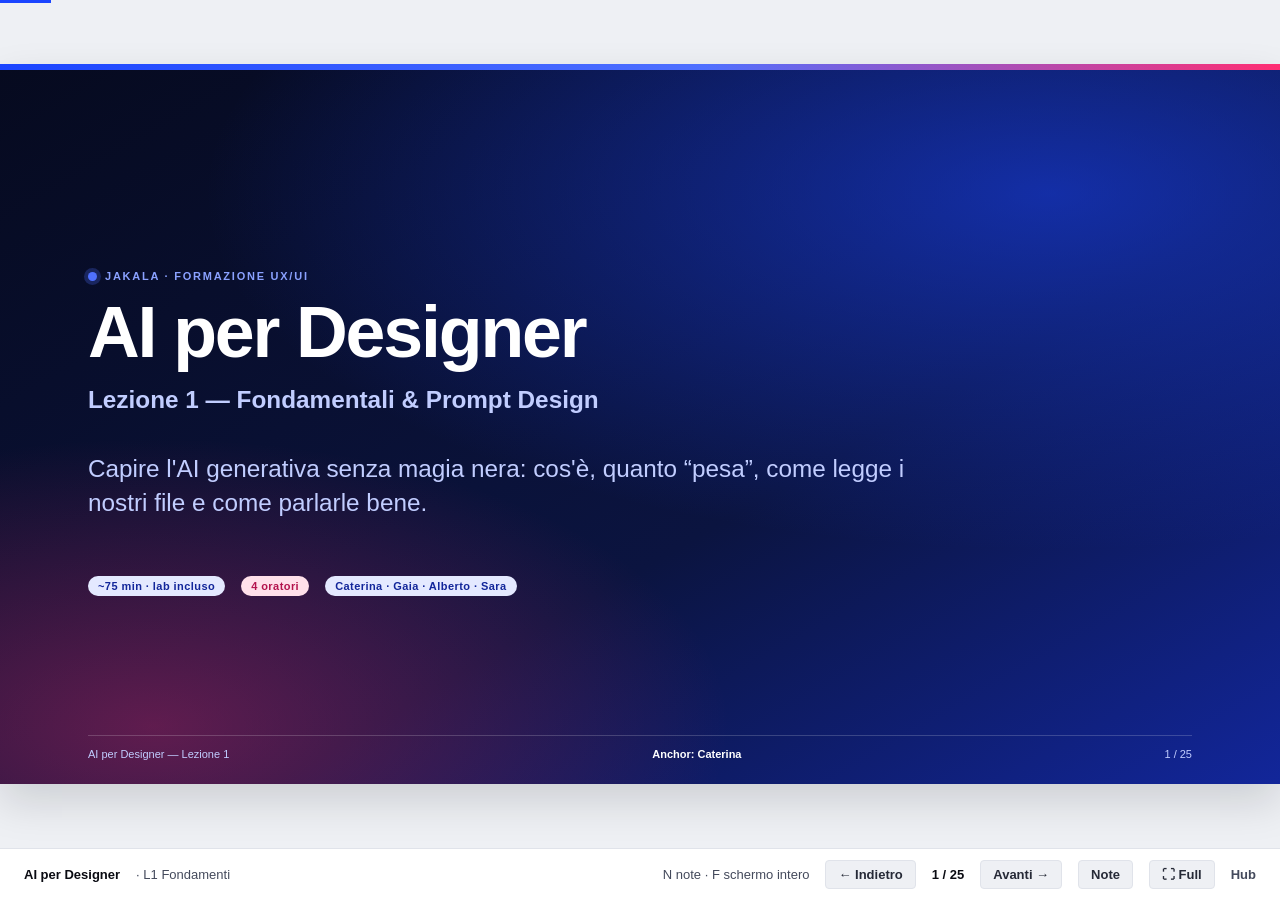
<file: lezione-1-fondamenti/slides.html>
<!DOCTYPE html>
<html lang="it">
<head>
  <meta charset="UTF-8">
  <meta name="viewport" content="width=device-width, initial-scale=1">
  <title>AI per Designer — Lezione 1: Fondamentali &amp; Prompt Design</title>
  <link rel="stylesheet" href="../assets/jakala.css">
</head>
<body>
  <div id="live" class="sr-only" aria-live="polite"></div>
  <div class="progress" id="progress"></div>

  <div class="deck-stage">
    <div class="deck">

      <!-- 1 · COVER -->
      <section class="slide slide--cover" aria-roledescription="slide">
        <p class="eyebrow">Jakala · Formazione UX/UI</p>
        <h1 class="display">AI per Designer</h1>
        <h3 class="sub">Lezione 1 — Fondamentali &amp; Prompt Design</h3>
        <p class="lead">Capire l'AI generativa senza magia nera: cos'è, quanto “pesa”, come legge i nostri file e come parlarle bene.</p>
        <div class="row" style="margin-top:var(--s-6)">
          <span class="badge">~75 min · lab incluso</span>
          <span class="badge badge--mag">4 oratori</span>
          <span class="badge">Caterina · Gaia · Alberto · Sara</span>
        </div>
        <footer class="foot"><span>AI per Designer — Lezione 1</span><span class="who">Anchor: Caterina</span><span class="pg"></span></footer>
        <aside class="notes"><div class="n-sec"><b>Caterina · ~1,5 min</b> — Benvenuto, energia alta. “Oggi smontiamo l'AI come si smonta un layout: livello per livello. Zero paura, un po' di ironia.”</div><div class="n-sec"><b>Cue →</b> presenta i 4 e passa l'agenda.</div></aside>
      </section>

      <!-- 2 · AGENDA -->
      <section class="slide" aria-roledescription="slide">
        <p class="eyebrow">Agenda</p>
        <h2 class="title">Un'ora, cinque tappe</h2>
        <div class="body">
          <div class="cols cols-3">
            <div class="card card--tint"><span class="card__k">01 · Gaia</span><p class="card__t">Le varie AI</p><p class="card__d">Cos'è l'AI, la mappa, la timeline, come “pensa” e quando allucina.</p></div>
            <div class="card card--tint"><span class="card__k">02 · Alberto</span><p class="card__t">Energia, file &amp; skill</p><p class="card__d">Consumi (e come ridurli), file PDF/JPEG/Markdown, le skill.</p></div>
            <div class="card card--tint"><span class="card__k">03 · Sara</span><p class="card__t">Prompt design</p><p class="card__d">Mindset, tipi di prompt, regole, formula per le immagini.</p></div>
            <div class="card card--mag"><span class="card__k">04 · Gaia</span><p class="card__t">AI etica &amp; inclusiva</p><p class="card__d">Bias nei dati e come cambiare l'output con il prompt.</p></div>
            <div class="card card--mag"><span class="card__k">Hands-on · tutti</span><p class="card__t">Lab in Figma (15')</p><p class="card__d">Sperimentate prompt + inclusività su un micro-brief, in coppia.</p></div>
            <div class="card"><span class="card__k">05 · Caterina</span><p class="card__t">2 quiz + feedback</p><p class="card__d">Kahoot a metà e in chiusura, poi il Google Form.</p></div>
            <div class="card card--flat" style="justify-content:center"><p class="small"><strong>Patto d'aula:</strong> domande quando volete, niente domande stupide, solo prompt migliorabili. <span aria-hidden="true">🙂</span></p></div>
          </div>
        </div>
        <footer class="foot"><span>AI per Designer — Lezione 1</span><span class="who">Anchor: Caterina</span><span class="pg"></span></footer>
        <aside class="notes"><div class="n-sec"><b>Caterina · ~1,5 min</b> — Scorri veloce l'agenda, di' i nomi. Il “patto d'aula” abbassa la soglia di imbarazzo.</div><div class="n-sec"><b>Cue →</b> “Gaia, cos'è davvero questa AI?”</div></aside>
      </section>

      <!-- 3 · COS'È L'AI (3 livelli) -->
      <section class="slide" aria-roledescription="slide">
        <p class="eyebrow">Le varie AI · 1</p>
        <h2 class="title">Tre parole che non sono sinonimi</h2>
        <div class="body">
          <div class="cols cols-3">
            <div class="card"><span class="card__icon" aria-hidden="true">🧠</span><p class="card__t">AI</p><p class="card__d">Macchine che imparano, ragionano e decidono simulando capacità umane. È l'ombrello.</p></div>
            <div class="card card--tint"><span class="card__icon" aria-hidden="true">✨</span><p class="card__t">Generative AI</p><p class="card__d">Un sottoinsieme che <strong>crea contenuti nuovi</strong>: testo, immagini, audio, codice, 3D.</p></div>
            <div class="card card--mag"><span class="card__icon" aria-hidden="true">🎯</span><p class="card__t">Prompt design</p><p class="card__d">L'abilità di <strong>formulare input precisi</strong> per guidare la GenAI verso il risultato giusto.</p></div>
          </div>
          <p class="lead">Regola mentale: <em class="hl">AI ⊃ Generative AI ⊃ (il tuo) Prompt</em>. Più stringi il cerchio, più conta come scrivi.</p>
        </div>
        <footer class="foot"><span>AI per Designer — Lezione 1</span><span class="who">Relatore: Gaia</span><span class="pg"></span></footer>
        <aside class="notes"><div class="n-sec"><b>Gaia · ~4 min</b> — Fonte: TAG · Prompt design (Sketchin/Jakala). Insisti: “Gen AI è un sottoinsieme, non un sinonimo di AI”.</div></aside>
      </section>

      <!-- 4 · MAPPA DELLE AI -->
      <section class="slide slide--dark" aria-roledescription="slide">
        <p class="eyebrow">Le varie AI · 2</p>
        <h2 class="title">La famiglia allargata (in breve)</h2>
        <div class="body">
          <div class="cols cols-3">
            <div class="card card--dark"><p class="card__t">Machine Learning</p><p class="card__d">Impara da esempi: classificazione, previsioni, raccomandazioni.</p></div>
            <div class="card card--dark"><p class="card__t">NLP &amp; LLM</p><p class="card__d">Capire e generare linguaggio. Gli <strong>LLM</strong> sono i motori delle chat.</p></div>
            <div class="card card--dark"><p class="card__t">Computer Vision</p><p class="card__d">Vedere: riconoscere oggetti, leggere testo, analizzare layout.</p></div>
            <div class="card card--dark"><p class="card__t">Multimodale</p><p class="card__d">Un solo modello per testo + immagini + audio insieme.</p></div>
            <div class="card card--dark"><p class="card__t">Speech</p><p class="card__d">Speech-to-text e text-to-speech: la voce come interfaccia.</p></div>
            <div class="card card--dark"><p class="card__t">Agenti (LAM)</p><p class="card__d">Non rispondono soltanto: <strong>pianificano e agiscono</strong> per un obiettivo.</p></div>
          </div>
        </div>
        <footer class="foot"><span>AI per Designer — Lezione 1</span><span class="who">Relatore: Gaia</span><span class="pg"></span></footer>
        <aside class="notes"><div class="n-sec"><b>Gaia · ~3 min</b> — Non elencare tutto: dai 1 esempio per box. Ancora al nostro mestiere (CV = “legge un layout”).</div></aside>
      </section>

      <!-- 5 · TIMELINE -->
      <section class="slide" aria-roledescription="slide">
        <p class="eyebrow">Le varie AI · 3</p>
        <h2 class="title">Da “giocattolo” a collega, in ~3 anni</h2>
        <div class="body">
          <div class="steps">
            <div class="step"><span class="step__n">FINE 2022</span><p class="step__t">Gli LLM aumentano la produttività.</p></div>
            <div class="step"><span class="step__n">2023</span><p class="step__t">Integrati nei servizi e nei prodotti.</p></div>
            <div class="step"><span class="step__n">2024</span><p class="step__t">Multimodale + primi prodotti agentivi.</p></div>
            <div class="step"><span class="step__n">2025</span><p class="step__t">Reasoning migliore, AI dentro la ricerca.</p></div>
            <div class="step"><span class="step__n">OGGI →</span><p class="step__t">Gli agenti iniziano a fare task complessi al posto nostro.</p></div>
          </div>
          <p class="lead">Il punto per noi: l'interfaccia diventa <em class="hl">adattiva</em>. Progettiamo sempre più <strong>comportamenti</strong>, non solo schermate.</p>
        </div>
        <footer class="foot"><span>AI per Designer — Lezione 1</span><span class="who">Relatore: Gaia</span><span class="pg"></span></footer>
        <aside class="notes"><div class="n-sec"><b>Gaia · ~3 min</b> — Fonte: Intro to genAI (Sketchin). Battuta: “nel 2022 completava le frasi, oggi completa i task”.</div><div class="n-sec"><b>Cue →</b> “Ma tutto questo, quanto costa in energia? Alberto.”</div></aside>
      </section>

      <!-- 6 · COME PENSA LA GENAI -->
      <section class="slide slide--tint" aria-roledescription="slide">
        <p class="eyebrow">Le varie AI · 4</p>
        <h2 class="title">Non è una calcolatrice: è probabilistica</h2>
        <div class="body">
          <div class="cols cols-2">
            <ul class="ticks">
              <li>Predice il pezzo di contenuto <strong>più plausibile</strong>, non “la” verità.</li>
              <li>Output <strong>non-deterministico</strong>: stesso prompt → risposte diverse.</li>
              <li>Può “allucinare”: inventa con sicurezza. <strong>Sempre verificare.</strong></li>
            </ul>
            <div class="card">
              <span class="card__k">Conseguenza di design</span>
              <p class="card__d">Trattala come un <strong>co-pilota</strong>, non come un oracolo. Iterazione &gt; primo colpo. Il valore lo mette il tuo giudizio.</p>
            </div>
          </div>
        </div>
        <footer class="foot"><span>AI per Designer — Lezione 1</span><span class="who">Relatore: Gaia</span><span class="pg"></span></footer>
        <aside class="notes"><div class="n-sec"><b>Gaia · ~2,5 min</b> — Concetto chiave che regge tutta la parte prompt: probabilistico = va guidato e verificato.</div></aside>
      </section>

      <!-- 6b · ALLUCINAZIONI -->
      <section class="slide" aria-roledescription="slide">
        <p class="eyebrow">Le varie AI · 5</p>
        <h2 class="title">Le allucinazioni: il collega che non dice mai “non lo so” <span aria-hidden="true">🤥</span></h2>
        <div class="body">
          <div class="cols cols-2-1">
            <div class="stack">
              <p class="lead">L'AI <strong>abbassa le nostre barriere anti-errore</strong>: ti convince con un linguaggio eloquente e sicurissimo… anche quando se l'è inventata di sana pianta.</p>
              <ul class="ticks no">
                <li>Inventa fonti, dati, citazioni e funzioni — con tono da premio Nobel.</li>
                <li>Più suona sicura, più ti fidi. Ed è lì che caschi.</li>
                <li>Antidoto: <strong>verifica</strong> ciò che conta (numeri, nomi, codice, fonti).</li>
              </ul>
            </div>
            <div class="card card--mag">
              <span class="card__k">Regola del designer</span>
              <p class="card__d">Trattala come un tirocinante brillante ma spericolato: idee ottime, <strong>referenze da controllare</strong>. Fidati, ma verifica.</p>
            </div>
          </div>
        </div>
        <footer class="foot"><span>AI per Designer — Lezione 1</span><span class="who">Relatore: Gaia</span><span class="pg"></span></footer>
        <aside class="notes"><div class="n-sec"><b>Gaia · ~2,5 min</b> — Fonte: Inclusive AI (TAG) “Le allucinazioni”. Tono ironico: fai un esempio buffo (una fonte inventata). Poi passa ad Alberto.</div></aside>
      </section>

      <!-- 7 · ENERGIA -->
      <section class="slide slide--dark" aria-roledescription="slide">
        <p class="eyebrow">Energia &amp; file · 1</p>
        <h2 class="title">Quanto “pesa” una richiesta? <span aria-hidden="true">🌍</span></h2>
        <div class="body">
          <div class="cols cols-3">
            <div class="stat"><span class="stat__n">~0,24</span><span class="stat__u">Wh / prompt testo</span><span class="stat__d">≈ 9 secondi di una TV · ≈ 0,26 mL d'acqua (Google, 2025)</span></div>
            <div class="stat stat--mag"><span class="stat__n">~10×</span><span class="stat__u">un'immagine</span><span class="stat__d">generare un'immagine costa molto più di un testo</span></div>
            <div class="stat"><span class="stat__n">100×+</span><span class="stat__u">un video</span><span class="stat__d">i video pesano ordini di grandezza in più</span></div>
          </div>
          <p class="lead">Non per farci sentire in colpa: per <strong>scegliere con criterio</strong>. Testo quando basta, immagini/video quando servono davvero.</p>
        </div>
        <footer class="foot"><span>AI per Designer — Lezione 1</span><span class="who">Relatore: Alberto</span><span class="pg"></span></footer>
        <aside class="notes"><div class="n-sec"><b>Alberto · ~3,5 min</b> — <b>[DA AGGIORNARE]</b> Cifre indicative da report Google 2025 sull'energia di Gemini: verificare l'ultima fonte prima dell'aula. Ordini di grandezza &gt; numero esatto.</div></aside>
      </section>

      <!-- 7c · RIDURRE CONSUMI -->
      <section class="slide" aria-roledescription="slide">
        <p class="eyebrow">Ridurre i consumi</p>
        <h2 class="title">Guida rapida: consumare meno (e meglio)</h2>
        <div class="body">
          <div class="cols cols-2">
            <ul class="ticks ok">
              <li><strong>Modello giusto al task:</strong> uno leggero per le cose semplici, il modello potente solo quando serve davvero.</li>
              <li><strong>Testo prima di immagine/video:</strong> ordini di grandezza di energia in meno.</li>
              <li><strong>Prompt preciso al primo colpo:</strong> meno iterazioni = meno query = meno consumo.</li>
            </ul>
            <ul class="ticks ok">
              <li><strong>Riusa</strong> output, skill e template invece di rigenerare da zero.</li>
              <li>Niente “rigenera 20 volte per gusto”: scegli, non spammare.</li>
              <li>Raggruppa (<strong>batch</strong>) le richieste simili in una sola.</li>
            </ul>
          </div>
          <p class="lead">Nessun integralismo, solo <em class="hl">scelte consapevoli</em>: la query più verde è quella che non serve rifare.</p>
        </div>
        <footer class="foot"><span>AI per Designer — Lezione 1</span><span class="who">Relatore: Alberto</span><span class="pg"></span></footer>
        <aside class="notes"><div class="n-sec"><b>Alberto · ~2,5 min</b> — Best practice generali <b>[verificare eventuali numeri]</b>. Messaggio: efficienza = meno costo e meno energia, senza fare i talebani.</div></aside>
      </section>

      <!-- 8 · FILE -->
      <section class="slide" aria-roledescription="slide">
        <p class="eyebrow">Energia &amp; file · 2</p>
        <h2 class="title">Come l'AI legge i nostri file</h2>
        <div class="body">
          <table class="tbl">
            <thead><tr><th>Formato</th><th>Cosa “vede” l'AI</th><th>Occhio a…</th></tr></thead>
            <tbody>
              <tr><td><strong>PDF</strong></td><td>Estrae il testo; ottimo per documenti strutturati.</td><td>Può perdere impaginazione, colonne e tabelle complesse.</td></tr>
              <tr><td><strong>JPEG / PNG</strong></td><td>Vision: interpreta i pixel, descrive, legge testo (OCR), analizza layout.</td><td>Testo minuscolo o a basso contrasto = errori.</td></tr>
              <tr><td><strong>Markdown (.md)</strong></td><td>Struttura nativa (titoli, liste): leggero e <strong>chiarissimo</strong> per il modello.</td><td>Nessuna: è il formato che le AI amano. Pochi token, zero rumore.</td></tr>
            </tbody>
          </table>
          <p class="lead">Regola pratica: se puoi dare <em class="hl">testo strutturato</em> invece di uno screenshot, fallo. Meno lavoro per l'AI = risposte migliori.</p>
        </div>
        <footer class="foot"><span>AI per Designer — Lezione 1</span><span class="who">Relatore: Alberto</span><span class="pg"></span></footer>
        <aside class="notes"><div class="n-sec"><b>Alberto · ~3 min</b> — Prepara il quiz: “ma questo Markdown… che roba è?”. Lancia la slide dopo.</div></aside>
      </section>

      <!-- 8b · SKILLSET -->
      <section class="slide slide--tint" aria-roledescription="slide">
        <p class="eyebrow">Energia &amp; file · 3</p>
        <h2 class="title">Oltre il prompt: le “skill”</h2>
        <div class="body">
          <div class="cols cols-3">
            <div class="card"><span class="card__k">Prompt</span><p class="card__t">Un messaggio</p><p class="card__d">Istruzione singola, usa-e-getta. Ottima, ma la riscrivi ogni volta da zero.</p></div>
            <div class="card card--tint"><span class="card__k">Skill</span><p class="card__t">Una capacità</p><p class="card__d">Un pacchetto <strong>riutilizzabile</strong>: istruzioni + contesto + esempi (spesso un file <code>.md</code>). La richiami quando serve.</p></div>
            <div class="card card--mag"><span class="card__k">Skillset</span><p class="card__t">La cassetta degli attrezzi</p><p class="card__d">L'insieme di skill del team: GPT custom, skill/agent/regole, libreria condivisa.</p></div>
          </div>
          <p class="lead">Da “riscrivi in tono di brand” (prompt) a una <em class="hl">skill “TOV Jakala”</em> che chiunque nel team richiama con un click. Meno fatica, più coerenza. È così che <strong>accresci le tue skill</strong> con l'AI.</p>
        </div>
        <footer class="foot"><span>AI per Designer — Lezione 1</span><span class="who">Relatore: Alberto</span><span class="pg"></span></footer>
        <aside class="notes"><div class="n-sec"><b>Alberto · ~3 min</b> — Ponte col Markdown appena visto (le skill spesso SONO file .md). Riferimento: architettura Claude Code (skills/agents/rules globali+locali, CLAUDE.md) — Skool AI Academy. Fonte “accrescere le nostre skill”: Inclusive AI (TAG).</div></aside>
      </section>

      <!-- 9 · QUIZ 1 -->
      <section class="slide slide--divider" aria-roledescription="slide">
        <p class="eyebrow">Quiz Kahoot · #1</p>
        <h2 class="title">Cos'è l'“MD”?</h2>
        <div class="quiz">
          <ul class="quiz__opts" style="list-style:none;padding:0;margin:0">
            <li class="quiz__opt"><b>A</b> Una droga sintetica</li>
            <li class="quiz__opt"><b>B</b> Il discount dove faccio la spesa</li>
            <li class="quiz__opt quiz__opt--right"><b>C</b> Un formato di file: Markdown <span class="quiz__tag">✓ Corretto</span></li>
            <li class="quiz__opt"><b>D</b> Un'abbreviazione di “Medical Doctor”</li>
          </ul>
          <div class="card card--dark center">
            <span class="card__k" style="color:var(--c-blue-300)">Rispondi ora</span>
            <p class="card__t" style="color:#fff">Kahoot</p>
            <p class="card__d">[QR / PIN partita Kahoot — inserire prima dell'aula]</p>
          </div>
        </div>
        <footer class="foot"><span>AI per Designer — Lezione 1</span><span class="who">Conduce: Alberto</span><span class="pg"></span></footer>
        <aside class="notes"><div class="n-sec"><b>Alberto · ~2,5 min</b> — Momento leggero. Lascia 20s di suspense, poi rivela C. Battuta: “se avete risposto A, ne parliamo dopo la lezione”.</div><div class="n-sec"><b>Cue →</b> “Ok, sappiamo cos'è. Ora impariamo a PARLARLE. Sara.”</div></aside>
      </section>

      <!-- 10 · MINDSET -->
      <section class="slide" aria-roledescription="slide">
        <p class="eyebrow">Prompt design · 1</p>
        <h2 class="title">Prima il mindset, poi la tecnica</h2>
        <div class="body">
          <div class="cols cols-3">
            <div class="card"><span class="card__k">01</span><p class="card__t">Definisci l'obiettivo</p><p class="card__d">Cosa vuoi ottenere, in che formato, con quale contesto.</p></div>
            <div class="card"><span class="card__k">02</span><p class="card__t">Itera</p><p class="card__d">Il primo output è un punto di partenza, non l'arrivo.</p></div>
            <div class="card"><span class="card__k">03</span><p class="card__t">Usala come co-pilota</p><p class="card__d">Complemento alla tua creatività, non sostituto.</p></div>
            <div class="card"><span class="card__k">04</span><p class="card__t">Pensa nuovo</p><p class="card__d">Non replicare i vecchi processi: chiediti cosa sblocca.</p></div>
            <div class="card"><span class="card__k">05</span><p class="card__t">Verifica</p><p class="card__d">Controlla accuratezza e bias prima di usare.</p></div>
            <div class="card"><span class="card__k">06</span><p class="card__t">Resta flessibile</p><p class="card__d">Output non-deterministico: esplora più strade.</p></div>
          </div>
        </div>
        <footer class="foot"><span>AI per Designer — Lezione 1</span><span class="who">Relatore: Sara</span><span class="pg"></span></footer>
        <aside class="notes"><div class="n-sec"><b>Sara · ~3 min</b> — Fonte: “The mindset for prompt design” (TAG). Non leggere i 6: raggruppa in “obiettivo → itera → verifica”.</div></aside>
      </section>

      <!-- 11 · 4 TIPI DI PROMPT -->
      <section class="slide slide--tint" aria-roledescription="slide">
        <p class="eyebrow">Prompt design · 2</p>
        <h2 class="title">I quattro tipi di prompt</h2>
        <div class="body">
          <div class="cols cols-4">
            <div class="card"><span class="card__k">01</span><p class="card__t">Informativo</p><p class="card__d">Risposte chiare e approfondite per decidere e imparare.</p></div>
            <div class="card"><span class="card__k">02</span><p class="card__t">Generativo</p><p class="card__d">Idee, narrazioni, contenuti creativi nuovi.</p></div>
            <div class="card"><span class="card__k">03</span><p class="card__t">Analitico</p><p class="card__d">Output organizzati: liste, tabelle, confronti.</p></div>
            <div class="card card--mag"><span class="card__k">04</span><p class="card__t">Role-based</p><p class="card__d">Assegni un ruolo (“Sei un UX researcher…”) per risultati contestuali.</p></div>
          </div>
          <p class="lead">Il <em class="hl-m">role-based</em> è il preferito dei designer: “Agisci come un utente 65enne poco digitale e critica questo flusso”.</p>
        </div>
        <footer class="foot"><span>AI per Designer — Lezione 1</span><span class="who">Relatore: Sara</span><span class="pg"></span></footer>
        <aside class="notes"><div class="n-sec"><b>Sara · ~3 min</b> — Fai l'esempio role-based dal vivo se c'è tempo: è il momento “ah, ecco a cosa serve”.</div></aside>
      </section>

      <!-- 12 · REGOLE D'ORO -->
      <section class="slide" aria-roledescription="slide">
        <p class="eyebrow">Prompt design · 3</p>
        <h2 class="title">Le regole d'oro (testo)</h2>
        <div class="body">
          <div class="cols cols-2">
            <ul class="ticks">
              <li>Assegna un <strong>ruolo</strong> all'AI</li>
              <li>Chiarisci lo <strong>scopo</strong> della richiesta</li>
              <li>Inizia con un <strong>verbo d'azione</strong>: “crea, scrivi, analizza”</li>
              <li>Dai <strong>contesto</strong> e dettagli specifici</li>
              <li>Definisci il <strong>formato di output</strong></li>
            </ul>
            <ul class="ticks">
              <li>Frasi affermative, <strong>niente ambiguità</strong></li>
              <li><strong>Few-shot</strong>: fornisci 1–2 esempi</li>
              <li><strong>Chained prompting</strong>: spezza in passi</li>
              <li>Chiedile di <strong>chiedere</strong> se mancano dettagli</li>
              <li>Costruisci una <strong>libreria di prompt</strong> personale</li>
            </ul>
          </div>
        </div>
        <footer class="foot"><span>AI per Designer — Lezione 1</span><span class="who">Relatore: Sara</span><span class="pg"></span></footer>
        <aside class="notes"><div class="n-sec"><b>Sara · ~3 min</b> — Fonte: “How to write prompts effectively” (18 regole → qui le 10 più utili). Evidenzia ruolo + contesto + formato.</div></aside>
      </section>

      <!-- 13 · FORMULA IMMAGINI -->
      <section class="slide slide--dark" aria-roledescription="slide">
        <p class="eyebrow">Prompt design · 4</p>
        <h2 class="title">Prompt per immagini: la formula</h2>
        <div class="body">
          <div class="code">MEDIUM <span class="c-dim">+</span> SUBJECT <span class="c-dim">+</span> DETAILS <span class="c-dim">+</span> PARAMETERS</div>
          <div class="cols cols-2">
            <div class="card card--dark">
              <span class="card__k">Esempio</span>
              <p class="card__d"><strong>A photorealistic portrait</strong> (medium) <strong>of Frederick the Great</strong> (subject), shot with a Fujifilm camera, shallow focus, telephoto lens, reportage style (details) <strong>--ar 3:4</strong> (parameters).</p>
            </div>
            <ul class="ticks">
              <li><strong>Medium/tecnica:</strong> 3D render, foto commerciale, illustrazione…</li>
              <li><strong>Lente/camera/luce:</strong> wide-angle, naturale…</li>
              <li><strong>Palette &amp; stile:</strong> monocromatico, editoriale…</li>
              <li><strong>Parametri:</strong> aspect ratio, seed, qualità</li>
            </ul>
          </div>
        </div>
        <footer class="foot"><span>AI per Designer — Lezione 1</span><span class="who">Relatore: Sara</span><span class="pg"></span></footer>
        <aside class="notes"><div class="n-sec"><b>Sara · ~3 min</b> — Fonte: “Prompts for visual content” (TAG). Questa formula torna nella Lezione 2 con Midjourney/DALL·E.</div></aside>
      </section>

      <!-- 14 · BAD vs GOOD -->
      <section class="slide" aria-roledescription="slide">
        <p class="eyebrow">Prompt design · 5</p>
        <h2 class="title">Stesso obiettivo, due prompt</h2>
        <div class="body">
          <div class="cols cols-2">
            <div class="prompt-bad"><b>Vago</b>“Fammi una landing page bella.”<br><span class="micro">→ Ottieni qualcosa di generico che non c'entra col brief.</span></div>
            <div class="prompt-good"><b>Efficace</b>“Agisci come UX writer. Scrivi l'hero di una landing per un gestionale HR rivolto a PMI. Tono: rassicurante, concreto. Output: 1 headline (max 8 parole) + 1 sottotitolo (max 20) + 3 bullet di beneficio.”</div>
          </div>
          <p class="lead">La differenza non è “magia”: è <em class="hl">ruolo + contesto + vincoli + formato</em>. Le stesse cose che chiediamo a un brief umano.</p>
        </div>
        <footer class="foot"><span>AI per Designer — Lezione 1</span><span class="who">Relatore: Sara</span><span class="pg"></span></footer>
        <aside class="notes"><div class="n-sec"><b>Sara · ~2,5 min</b> — Se c'è un proiettore + chat aperta, prova i due prompt dal vivo. Poi passa a Caterina per il quiz.</div></aside>
      </section>

      <!-- 15 · QUIZ 2 -->
      <section class="slide slide--divider" aria-roledescription="slide">
        <p class="eyebrow">Quiz Kahoot · #2</p>
        <h2 class="title">Qual è il prompt più efficace?</h2>
        <div class="quiz">
          <ul class="quiz__opts" style="list-style:none;padding:0;margin:0">
            <li class="quiz__opt"><b>A</b> “Fai una cosa carina”</li>
            <li class="quiz__opt"><b>B</b> “Immagine bella, grazie <span aria-hidden='true'>🙏</span>”</li>
            <li class="quiz__opt quiz__opt--right"><b>C</b> Ruolo + contesto + formato + vincoli <span class="quiz__tag">✓ Corretto</span></li>
            <li class="quiz__opt"><b>D</b> “Sorprendimi” (e speri)</li>
          </ul>
          <div class="card card--dark center">
            <span class="card__k" style="color:var(--c-blue-300)">Rispondi ora</span>
            <p class="card__t" style="color:#fff">Kahoot</p>
            <p class="card__d">[QR / PIN partita Kahoot — inserire prima dell'aula]</p>
          </div>
        </div>
        <footer class="foot"><span>AI per Designer — Lezione 1</span><span class="who">Conduce: Caterina</span><span class="pg"></span></footer>
        <aside class="notes"><div class="n-sec"><b>Caterina · ~2 min</b> — “D è il mio preferito quando ho fretta e voglio soffrire.” Rivela C. Rilancia sull'etica: “ma se non diciamo nulla, cosa decide l'AI al posto nostro?”.</div></aside>
      </section>

      <!-- 15b · INCLUSIVE DESIGN -->
      <section class="slide" aria-roledescription="slide">
        <p class="eyebrow">AI etica &amp; inclusiva · 1</p>
        <h2 class="title">Non esiste l'utente “normale”</h2>
        <div class="body">
          <div class="cols cols-2">
            <div class="stack">
              <p class="lead">Inclusive design non è una checklist, è un mindset: <em class="hl">“solve for one, extend to many”</em> (Kat Holmes).</p>
              <ul class="ticks">
                <li>4 dimensioni di diversità: <strong>genere, abilità, persona, cultura</strong>.</li>
                <li>Disabilità permanenti, temporanee o <strong>situazionali</strong> (una mano occupata, il sole in faccia).</li>
                <li>~15% della popolazione mondiale vive con una disabilità.</li>
              </ul>
            </div>
            <div class="stack">
              <div class="stat"><span class="stat__n">76%</span><span class="stat__u">della Gen Z</span><span class="stat__d">più propensa a supportare brand inclusivi (+10% profitti per chi progetta inclusivo).</span></div>
              <p class="micro">Progettare per il “maschio medio” fallisce: l'aeronautica USA misurò 4000 piloti e la cabina “media” non calzava a <strong>nessuno</strong>.</p>
            </div>
          </div>
        </div>
        <footer class="foot"><span>AI per Designer — Lezione 1</span><span class="who">Relatore: Gaia</span><span class="pg"></span></footer>
        <aside class="notes"><div class="n-sec"><b>Gaia · ~3 min</b> — Fonte: 03 Inclusive AI (Sketchin). Il caso caccia USAF è il gancio memorabile. Business case = non è solo etica, è fatturato.</div></aside>
      </section>

      <!-- 16 · ETICA & INCLUSIVE -->
      <section class="slide" aria-roledescription="slide">
        <p class="eyebrow">AI etica &amp; inclusiva</p>
        <h2 class="title">Il bias è nei dati. L'output lo scegli tu.</h2>
        <div class="body">
          <div class="cols cols-2-1">
            <div class="stack">
              <ul class="ticks">
                <li>I modelli imparano dai dati: <strong>i bias sono già lì dentro</strong>.</li>
                <li>Non possiamo cambiare i dati, ma <strong>possiamo cambiare il risultato con il prompt</strong>.</li>
                <li>Prompt inclusivo = descrivi esplicitamente <strong>diversità</strong> (età, corpi, etnie, abilità) invece di lasciare “il default”.</li>
              </ul>
              <div class="card card--tint">
                <span class="card__k">Caso · Dove — “Real Beauty Prompt Playbook”</span>
                <p class="card__d">Guida per generare immagini di bellezza reale e diversa con la GenAI. Se non specifichi, il “default” del modello tende a stereotipi ristretti e sovra-idealizzati.</p>
              </div>
            </div>
            <div class="stat"><span class="stat__n">1&nbsp;su&nbsp;3</span><span class="stat__u">donne e ragazze</span><span class="stat__d">sente pressione ad alterare il proprio aspetto per ciò che vede online (Dove Global State of Beauty Report).</span></div>
          </div>
        </div>
        <footer class="foot"><span>AI per Designer — Lezione 1</span><span class="who">Relatore: Gaia</span><span class="pg"></span></footer>
        <aside class="notes"><div class="n-sec"><b>Gaia · ~4 min</b> — Fonte: Dove Real Beauty Prompt Playbook (cartella /etica). Messaggio forte e non moralista: “inclusività = specificità”. <b>[Integrare 1 esempio prompt inclusivo vostro]</b>.</div></aside>
      </section>

      <!-- 16b · PROMPT INCLUSIVI -->
      <section class="slide slide--tint" aria-roledescription="slide">
        <p class="eyebrow">AI etica &amp; inclusiva · 3</p>
        <h2 class="title">Come scrivere prompt inclusivi</h2>
        <div class="body">
          <div class="cols cols-2">
            <ul class="ticks ok">
              <li>Inserisci <strong>metafore e parole inclusive</strong></li>
              <li>Fai riferimento a <strong>sentimenti</strong> che generano inclusione</li>
              <li>Includi esplicitamente le <strong>dimensioni della diversità</strong></li>
            </ul>
            <ul class="ticks ok">
              <li>Considera <strong>accessibilità</strong> e personalizzazione</li>
              <li>Usa <strong>sempre spirito critico</strong> sul risultato</li>
              <li><span class="badge badge--mag">Ricorda</span> il bias è nei dati; la specificità del prompt cambia l'output.</li>
            </ul>
          </div>
          <p class="lead">“Avoid stereotypes · follow inclusive best practices · foster a critical mindset.” L'AI può ispirarci, ma <em class="hl-m">l'unicità (e la responsabilità) è umana</em>.</p>
        </div>
        <footer class="foot"><span>AI per Designer — Lezione 1</span><span class="who">Relatore: Gaia</span><span class="pg"></span></footer>
        <aside class="notes"><div class="n-sec"><b>Gaia · ~2,5 min</b> — Fonte: 03 Inclusive AI (TAG), “Come scrivere Prompt inclusivi”. <b>[Integrare 1 esempio prima/dopo vostro]</b>. Poi passa a Caterina per il recap.</div></aside>
      </section>

      <!-- 21d · LAB A -->
      <section class="slide slide--divider" aria-roledescription="slide">
        <p class="eyebrow">Hands-on · 15 minuti</p>
        <h2 class="title">Ora tocca a voi: laboratorio in Figma <span aria-hidden="true">🛠️</span></h2>
        <div class="body">
          <div class="cols cols-2">
            <div class="stack">
              <p class="lead">Basta teoria: apriamo la board e proviamo davvero <strong>prompt design + prompt inclusivi</strong> su un micro-brief. In coppia.</p>
              <a class="linkbtn" href="#">Apri la board Figma → [inserire link]</a>
              <p class="small">Obiettivo: portarsi a casa <strong>1 prompt riutilizzabile</strong> — la prima entry della vostra skill library.</p>
            </div>
            <div class="steps" style="grid-auto-flow:row; gap:var(--s-3)">
              <div class="step"><span class="step__n">0–2 min</span><p class="step__t">In coppia</p><p class="step__d">Scegliete un micro-brief e copiate il template di prompt dalla board.</p></div>
              <div class="step"><span class="step__n">2–9 min</span><p class="step__t">Prompt + genera</p><p class="step__d">Scrivete un prompt efficace (ruolo + contesto + formato + vincoli) e usatelo in Figma AI o in chat.</p></div>
              <div class="step"><span class="step__n">9–12 min</span><p class="step__t">Rendetelo inclusivo</p><p class="step__d">Applicate i 5 punti e rigenerate: cosa cambia nell'output?</p></div>
              <div class="step"><span class="step__n">12–15 min</span><p class="step__t">Share-back</p><p class="step__d">2 coppie mostrano il “prima / dopo”.</p></div>
            </div>
          </div>
        </div>
        <footer class="foot"><span>AI per Designer — Lezione 1</span><span class="who">Facilita: tutti · coordina Caterina</span><span class="pg"></span></footer>
        <aside class="notes"><div class="n-sec"><b>Tutti · 15 min</b> — I 4 oratori girano tra le coppie e sbloccano. Timer visibile sulla board. Vedi handout <code>lab-figma.html</code> per lo schema board + guida facilitatore.</div></aside>
      </section>

      <!-- 21e · LAB B -->
      <section class="slide" aria-roledescription="slide">
        <p class="eyebrow">Hands-on · il brief</p>
        <h2 class="title">Scegli un micro-brief, usa il template</h2>
        <div class="body">
          <div class="cols cols-3">
            <div class="card"><span class="card__k">Brief A</span><p class="card__t">Hero di una landing</p><p class="card__d">App gestionale HR per PMI.</p></div>
            <div class="card"><span class="card__k">Brief B</span><p class="card__t">Empty state</p><p class="card__d">Dashboard analytics senza dati.</p></div>
            <div class="card"><span class="card__k">Brief C</span><p class="card__t">Onboarding</p><p class="card__d">App bancaria per over-65.</p></div>
          </div>
          <div class="cols cols-2">
            <div class="code">RUOLO: agisci come...
CONTESTO: prodotto, utente, tono di voce...
COMPITO: crea / scrivi...
FORMATO: cosa produrre e quanto
VINCOLI: lunghezza, stile, must / never
+ INCLUSIVITA': dimensioni di diversità</div>
            <div class="card card--tint">
              <span class="card__k">Rubric — portate a casa questo</span>
              <ul class="ticks ok" style="gap:8px">
                <li>Ruolo + contesto presenti</li>
                <li>Formato + vincoli chiari</li>
                <li>Inclusività <strong>esplicita</strong></li>
                <li>Output usabile → salvato in libreria</li>
              </ul>
            </div>
          </div>
        </div>
        <footer class="foot"><span>AI per Designer — Lezione 1</span><span class="who">Facilita: tutti</span><span class="pg"></span></footer>
        <aside class="notes"><div class="n-sec"><b>Tutti</b> — Template e brief sono copiabili dalla board. Ogni coppia salva il prompt migliore nella skill library condivisa del team.</div></aside>
      </section>

      <!-- 17 · RECAP -->
      <section class="slide slide--tint" aria-roledescription="slide">
        <p class="eyebrow">Recap</p>
        <h2 class="title">Cosa portiamo a casa</h2>
        <div class="body">
          <div class="cols cols-2">
            <ul class="ticks ok">
              <li>AI ⊃ GenAI ⊃ prompt: sappiamo dove siamo.</li>
              <li>È probabilistica: co-pilota, non oracolo.</li>
              <li>Dai testo strutturato (Markdown &gt; screenshot).</li>
            </ul>
            <ul class="ticks ok">
              <li>Prompt = ruolo + contesto + formato + vincoli.</li>
              <li>Immagini: MEDIUM + SUBJECT + DETAILS + PARAMETERS.</li>
              <li>Inclusività = specificità. Verifica sempre.</li>
            </ul>
          </div>
          <p class="lead"><strong>Compito per la prossima:</strong> iniziate una <em class="hl">libreria di prompt</em> condivisa del team. Nella Lezione 2 la riempiamo di strumenti.</p>
        </div>
        <footer class="foot"><span>AI per Designer — Lezione 1</span><span class="who">Anchor: Caterina</span><span class="pg"></span></footer>
        <aside class="notes"><div class="n-sec"><b>Caterina · ~2 min</b> — Recap veloce a voce alta, coinvolgi la sala (“ditemi una cosa che vi portate a casa”).</div></aside>
      </section>

      <!-- 18 · FEEDBACK -->
      <section class="slide slide--cover" aria-roledescription="slide">
        <p class="eyebrow">Grazie!</p>
        <h2 class="title">Un minuto di feedback?</h2>
        <div class="quiz">
          <div class="stack">
            <p class="lead">Il vostro feedback decide la Lezione 2. Cosa ha funzionato, cosa taglieremmo, quali strumenti volete vedere.</p>
            <a class="linkbtn" href="https://docs.google.com/forms/d/e/1FAIpQLSeJZTftegDq98JXNZtkZJasJVOiVf8oY_5TCxx2qYzQPAw2Sw/viewform">Apri il modulo di feedback (Google Form) →</a>
          </div>
          <div class="qr">
            <img src="../assets/qr-feedback.svg" alt="Codice QR per aprire il modulo di feedback su Google Form">
            <p class="qr__c">Inquadra il QR o usa il link qui accanto</p>
          </div>
        </div>
        <footer class="foot"><span>AI per Designer — Lezione 1</span><span class="who">Anchor: Caterina</span><span class="pg"></span></footer>
        <aside class="notes"><div class="n-sec"><b>Caterina · ~1,5 min</b> — Tieni la slide su mentre escono. Ripeti il link a voce. Ringrazia i 3 relatori per nome.</div></aside>
      </section>

    </div>
  </div>

  <!-- Chrome del deck -->
  <nav class="deck-bar" aria-label="Controlli presentazione">
    <strong>AI per Designer</strong> · L1 Fondamenti
    <span class="spacer"></span>
    <span class="legenda">N note · F schermo intero</span>
    <button id="prev" type="button">← Indietro</button>
    <span class="count" id="count">1 / 25</span>
    <button id="next" type="button">Avanti →</button>
    <button id="notes" type="button">Note</button>
    <button id="fs" type="button">⛶ Full</button>
    <a href="../index.html">Hub</a>
  </nav>

  <script src="../assets/deck.js"></script>
</body>
</html>
</file>
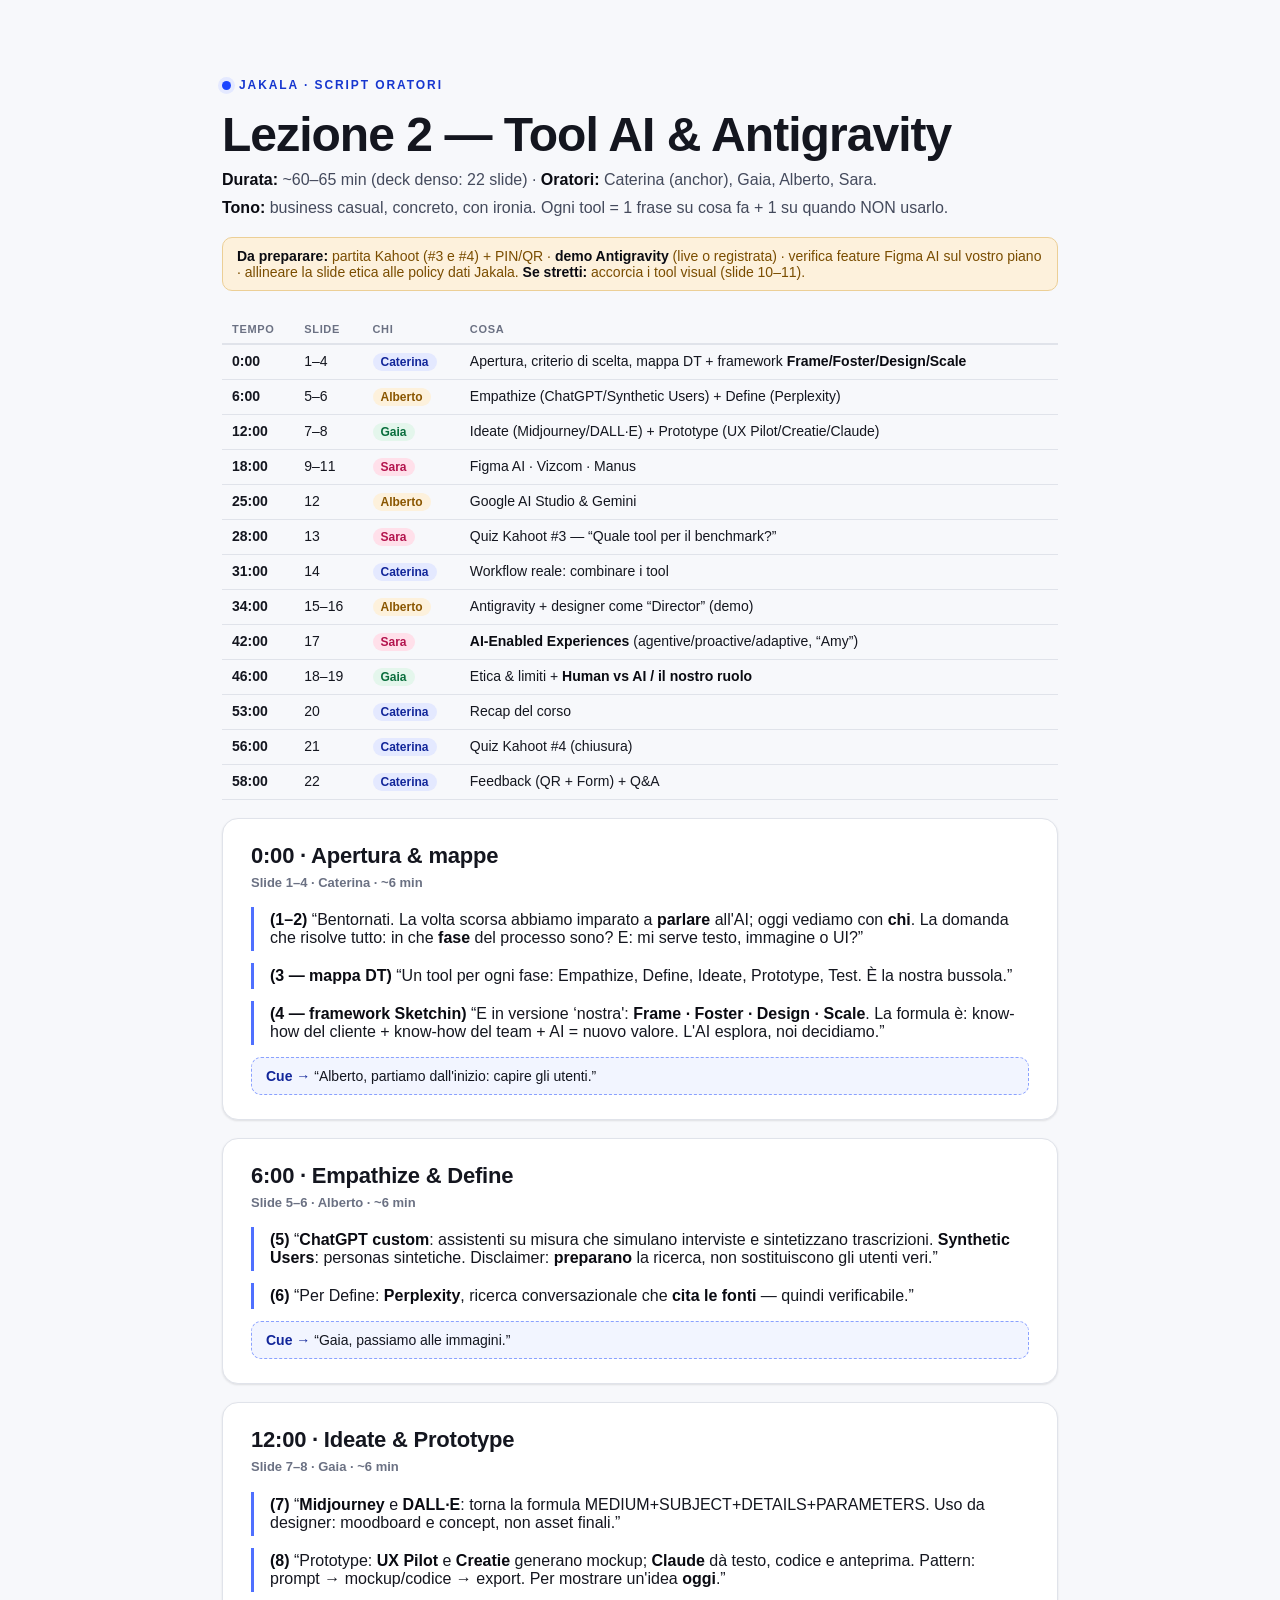
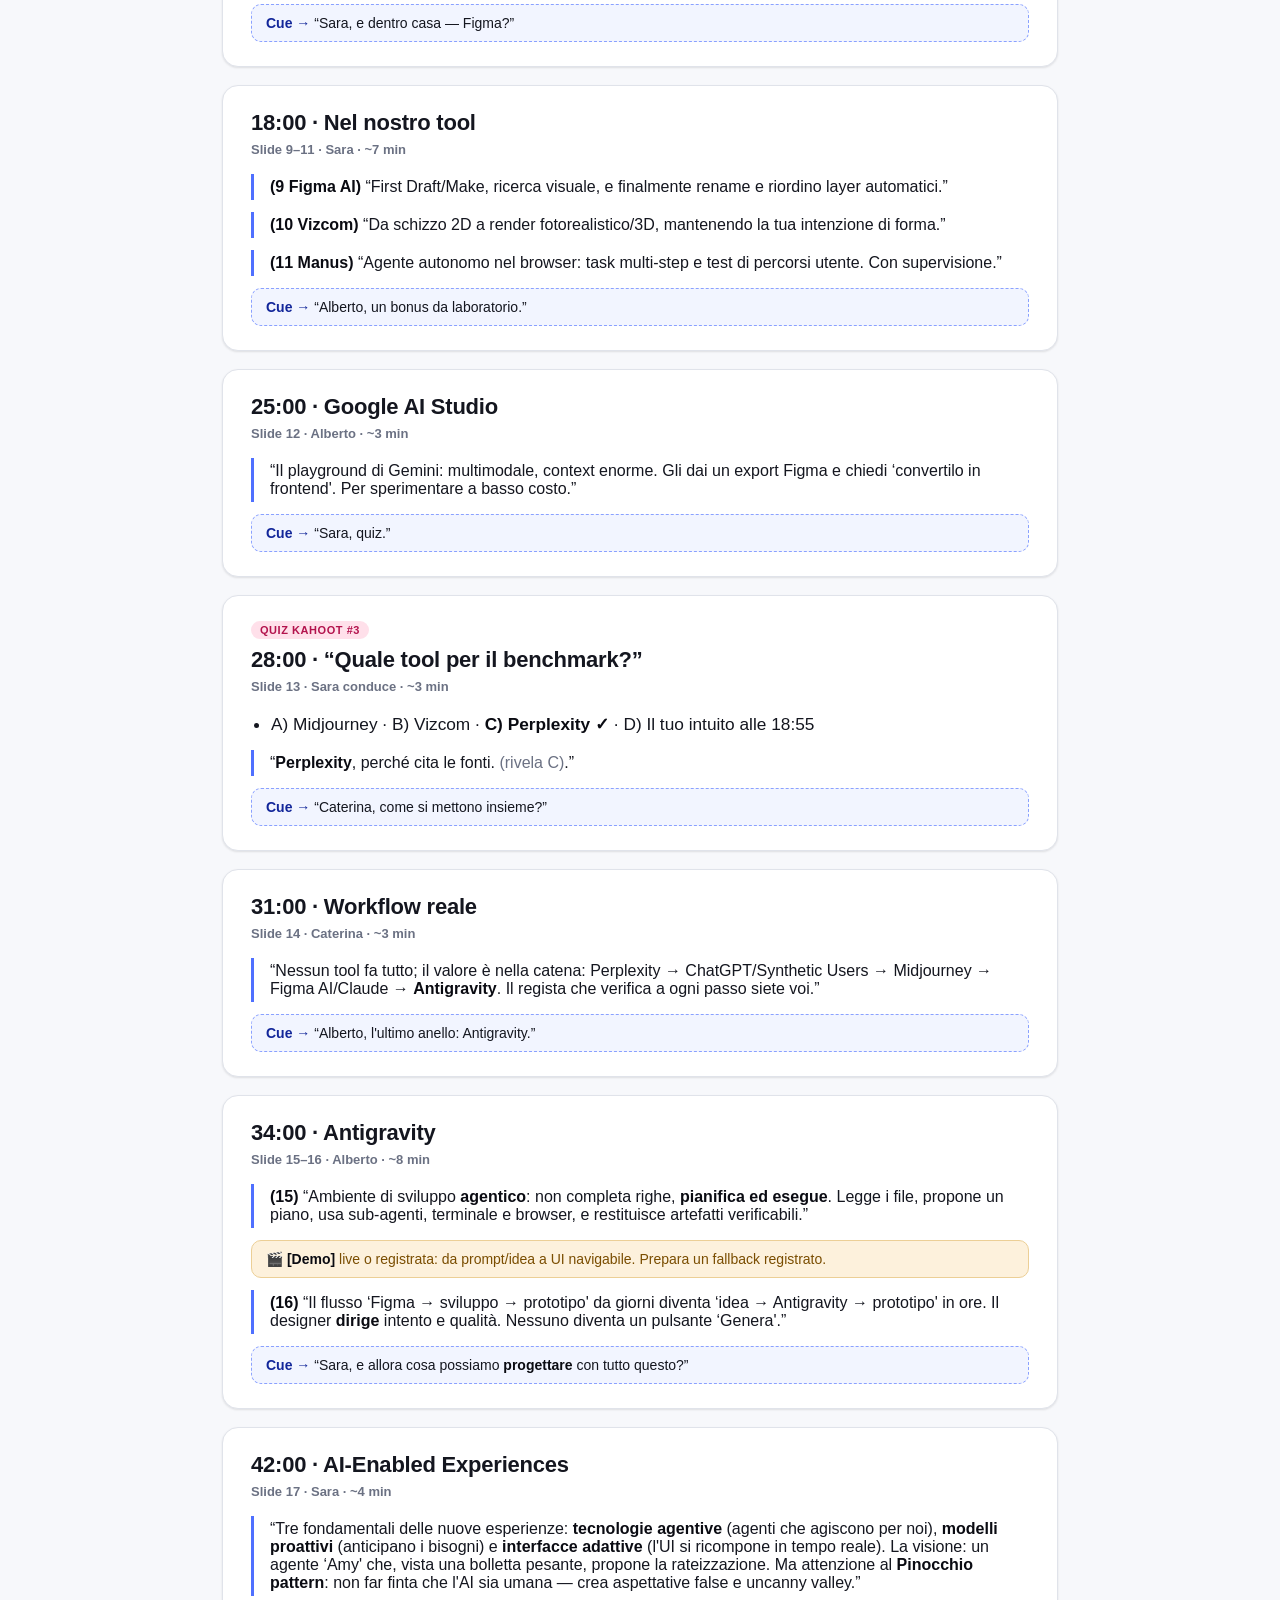
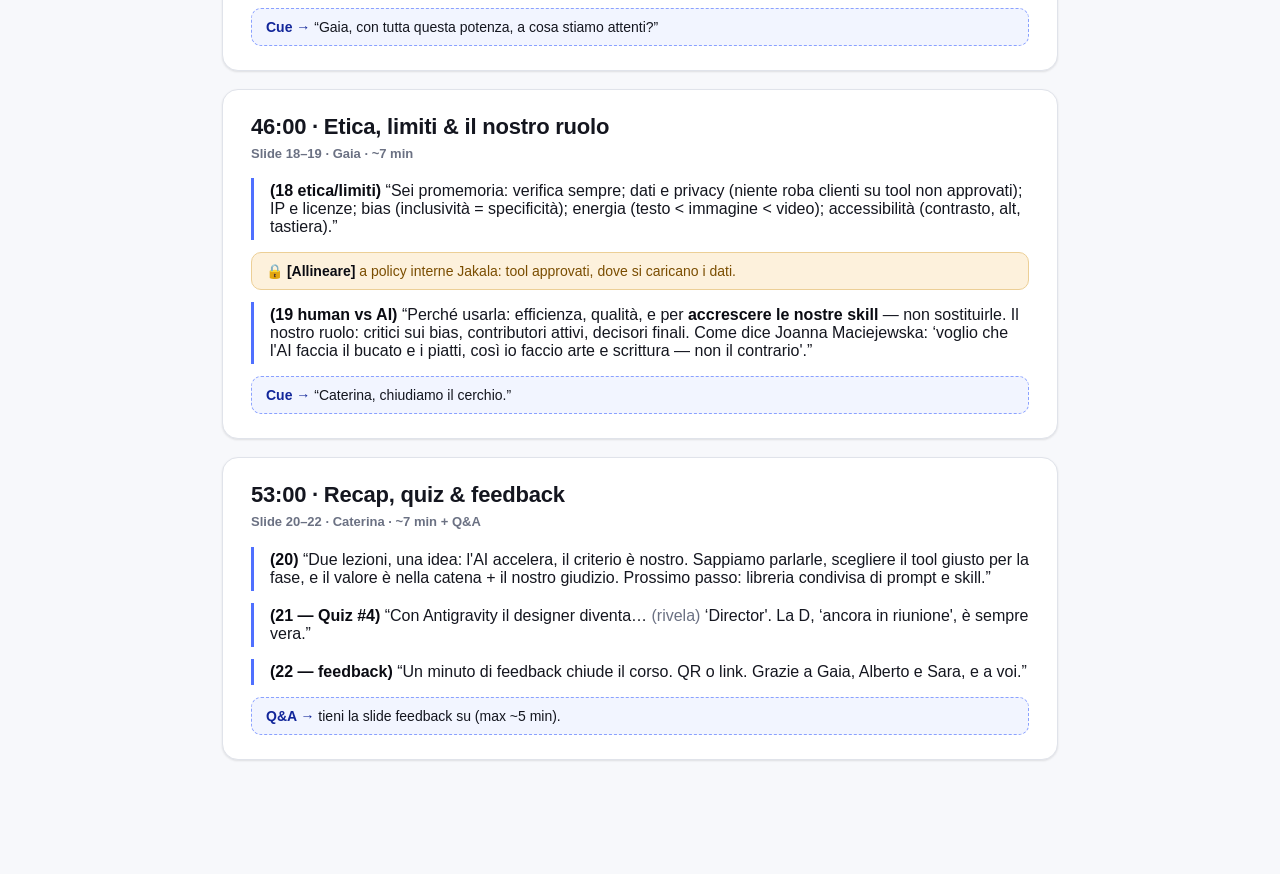
<file: lezione-2-tool-antigravity/script.html>
<!DOCTYPE html>
<html lang="it">
<head>
  <meta charset="UTF-8">
  <meta name="viewport" content="width=device-width, initial-scale=1">
  <title>Script oratori — Lezione 2: Tool AI &amp; Antigravity</title>
  <link rel="stylesheet" href="../assets/jakala.css">
  <style>
    body { background: var(--c-ink-050); color: var(--c-ink-800); }
    .doc { max-width: 900px; margin: 0 auto; padding: clamp(24px,5vw,64px) var(--s-6) 96px; }
    .doc h1 { font-size: clamp(30px,5vw,48px); letter-spacing:-.02em; margin:0 0 6px; }
    .doc .meta { color: var(--c-ink-600); font-size:16px; margin:0 0 4px; }
    .kicker { display:inline-flex; align-items:center; gap:8px; font-size:12px; font-weight:800; letter-spacing:.16em; text-transform:uppercase; color:var(--c-blue-600); }
    .kicker::before { content:""; width:9px;height:9px;border-radius:999px;background:var(--c-blue-500);box-shadow:0 0 0 4px var(--c-blue-100); }
    .runsheet { width:100%; border-collapse:collapse; margin:24px 0 8px; font-size:14px; }
    .runsheet th { text-align:left; text-transform:uppercase; letter-spacing:.06em; font-size:11px; color:var(--c-ink-500); border-bottom:2px solid var(--c-ink-200); padding:8px 10px; }
    .runsheet td { padding:8px 10px; border-bottom:1px solid var(--c-ink-200); vertical-align:top; }
    .runsheet .t { font-variant-numeric:tabular-nums; font-weight:800; white-space:nowrap; }
    .who-chip { display:inline-block; font-weight:800; font-size:12px; padding:2px 8px; border-radius:999px; }
    .c-cate { background:#e4e9ff; color:#12269a; } .c-gaia { background:#e4f6ec; color:#0a6e3d; }
    .c-albe { background:#fdf1dc; color:#8a5600; } .c-sara { background:#ffe0ea; color:#b3134d; }
    .block { background:#fff; border:1px solid var(--c-ink-200); border-radius:16px; padding:24px 28px; margin:18px 0; box-shadow:var(--sh-1); }
    .block h2 { font-size:22px; margin:0 0 4px; letter-spacing:-.01em; }
    .block .sub { color:var(--c-ink-500); font-size:13px; margin:0 0 14px; font-weight:700; }
    .say { border-left:3px solid var(--c-blue-400); padding:4px 0 4px 16px; margin:12px 0; color:var(--c-ink-800); }
    .say em { color:var(--c-ink-500); font-style:normal; }
    .cue { background:var(--c-blue-050); border:1px dashed var(--c-blue-300); border-radius:10px; padding:10px 14px; font-size:14px; margin-top:12px; }
    .cue b { color:var(--c-blue-700); }
    .tag { display:inline-block; font-size:11px; font-weight:800; letter-spacing:.05em; text-transform:uppercase; padding:3px 9px; border-radius:999px; background:var(--c-mag-100); color:var(--c-mag-700); margin-bottom:8px; }
    .todo { background:#fdf1dc; border:1px solid #eccf96; border-radius:10px; padding:10px 14px; font-size:14px; color:#7a4d00; }
    ul.tight { margin:8px 0; padding-left:20px; } ul.tight li { margin:4px 0; }
    @media print { body{background:#fff;} .block{box-shadow:none; break-inside:avoid;} .doc{padding:0;} }
  </style>
</head>
<body>
  <main class="doc">
    <p class="kicker">Jakala · Script oratori</p>
    <h1>Lezione 2 — Tool AI &amp; Antigravity</h1>
    <p class="meta"><strong>Durata:</strong> ~60–65 min (deck denso: 22 slide) · <strong>Oratori:</strong> Caterina (anchor), Gaia, Alberto, Sara.</p>
    <p class="meta"><strong>Tono:</strong> business casual, concreto, con ironia. Ogni tool = 1 frase su cosa fa + 1 su quando NON usarlo.</p>
    <div class="todo" style="margin-top:16px"><strong>Da preparare:</strong> partita Kahoot (#3 e #4) + PIN/QR · <strong>demo Antigravity</strong> (live o registrata) · verifica feature Figma AI sul vostro piano · allineare la slide etica alle policy dati Jakala. <strong>Se stretti:</strong> accorcia i tool visual (slide 10–11).</div>

    <table class="runsheet">
      <thead><tr><th>Tempo</th><th>Slide</th><th>Chi</th><th>Cosa</th></tr></thead>
      <tbody>
        <tr><td class="t">0:00</td><td>1–4</td><td><span class="who-chip c-cate">Caterina</span></td><td>Apertura, criterio di scelta, mappa DT + framework <strong>Frame/Foster/Design/Scale</strong></td></tr>
        <tr><td class="t">6:00</td><td>5–6</td><td><span class="who-chip c-albe">Alberto</span></td><td>Empathize (ChatGPT/Synthetic Users) + Define (Perplexity)</td></tr>
        <tr><td class="t">12:00</td><td>7–8</td><td><span class="who-chip c-gaia">Gaia</span></td><td>Ideate (Midjourney/DALL·E) + Prototype (UX Pilot/Creatie/Claude)</td></tr>
        <tr><td class="t">18:00</td><td>9–11</td><td><span class="who-chip c-sara">Sara</span></td><td>Figma AI · Vizcom · Manus</td></tr>
        <tr><td class="t">25:00</td><td>12</td><td><span class="who-chip c-albe">Alberto</span></td><td>Google AI Studio &amp; Gemini</td></tr>
        <tr><td class="t">28:00</td><td>13</td><td><span class="who-chip c-sara">Sara</span></td><td>Quiz Kahoot #3 — “Quale tool per il benchmark?”</td></tr>
        <tr><td class="t">31:00</td><td>14</td><td><span class="who-chip c-cate">Caterina</span></td><td>Workflow reale: combinare i tool</td></tr>
        <tr><td class="t">34:00</td><td>15–16</td><td><span class="who-chip c-albe">Alberto</span></td><td>Antigravity + designer come “Director” (demo)</td></tr>
        <tr><td class="t">42:00</td><td>17</td><td><span class="who-chip c-sara">Sara</span></td><td><strong>AI-Enabled Experiences</strong> (agentive/proactive/adaptive, “Amy”)</td></tr>
        <tr><td class="t">46:00</td><td>18–19</td><td><span class="who-chip c-gaia">Gaia</span></td><td>Etica &amp; limiti + <strong>Human vs AI / il nostro ruolo</strong></td></tr>
        <tr><td class="t">53:00</td><td>20</td><td><span class="who-chip c-cate">Caterina</span></td><td>Recap del corso</td></tr>
        <tr><td class="t">56:00</td><td>21</td><td><span class="who-chip c-cate">Caterina</span></td><td>Quiz Kahoot #4 (chiusura)</td></tr>
        <tr><td class="t">58:00</td><td>22</td><td><span class="who-chip c-cate">Caterina</span></td><td>Feedback (QR + Form) + Q&amp;A</td></tr>
      </tbody>
    </table>

    <div class="block">
      <h2>0:00 · Apertura &amp; mappe</h2>
      <p class="sub">Slide 1–4 · Caterina · ~6 min</p>
      <div class="say"><strong>(1–2)</strong> “Bentornati. La volta scorsa abbiamo imparato a <strong>parlare</strong> all'AI; oggi vediamo con <strong>chi</strong>. La domanda che risolve tutto: in che <strong>fase</strong> del processo sono? E: mi serve testo, immagine o UI?”</div>
      <div class="say"><strong>(3 — mappa DT)</strong> “Un tool per ogni fase: Empathize, Define, Ideate, Prototype, Test. È la nostra bussola.”</div>
      <div class="say"><strong>(4 — framework Sketchin)</strong> “E in versione ‘nostra': <strong>Frame · Foster · Design · Scale</strong>. La formula è: know-how del cliente + know-how del team + AI = nuovo valore. L'AI esplora, noi decidiamo.”</div>
      <div class="cue"><b>Cue →</b> “Alberto, partiamo dall'inizio: capire gli utenti.”</div>
    </div>

    <div class="block">
      <h2>6:00 · Empathize &amp; Define</h2>
      <p class="sub">Slide 5–6 · Alberto · ~6 min</p>
      <div class="say"><strong>(5)</strong> “<strong>ChatGPT custom</strong>: assistenti su misura che simulano interviste e sintetizzano trascrizioni. <strong>Synthetic Users</strong>: personas sintetiche. Disclaimer: <strong>preparano</strong> la ricerca, non sostituiscono gli utenti veri.”</div>
      <div class="say"><strong>(6)</strong> “Per Define: <strong>Perplexity</strong>, ricerca conversazionale che <strong>cita le fonti</strong> — quindi verificabile.”</div>
      <div class="cue"><b>Cue →</b> “Gaia, passiamo alle immagini.”</div>
    </div>

    <div class="block">
      <h2>12:00 · Ideate &amp; Prototype</h2>
      <p class="sub">Slide 7–8 · Gaia · ~6 min</p>
      <div class="say"><strong>(7)</strong> “<strong>Midjourney</strong> e <strong>DALL·E</strong>: torna la formula MEDIUM+SUBJECT+DETAILS+PARAMETERS. Uso da designer: moodboard e concept, non asset finali.”</div>
      <div class="say"><strong>(8)</strong> “Prototype: <strong>UX Pilot</strong> e <strong>Creatie</strong> generano mockup; <strong>Claude</strong> dà testo, codice e anteprima. Pattern: prompt → mockup/codice → export. Per mostrare un'idea <strong>oggi</strong>.”</div>
      <div class="cue"><b>Cue →</b> “Sara, e dentro casa — Figma?”</div>
    </div>

    <div class="block">
      <h2>18:00 · Nel nostro tool</h2>
      <p class="sub">Slide 9–11 · Sara · ~7 min</p>
      <div class="say"><strong>(9 Figma AI)</strong> “First Draft/Make, ricerca visuale, e finalmente rename e riordino layer automatici.”</div>
      <div class="say"><strong>(10 Vizcom)</strong> “Da schizzo 2D a render fotorealistico/3D, mantenendo la tua intenzione di forma.”</div>
      <div class="say"><strong>(11 Manus)</strong> “Agente autonomo nel browser: task multi-step e test di percorsi utente. Con supervisione.”</div>
      <div class="cue"><b>Cue →</b> “Alberto, un bonus da laboratorio.”</div>
    </div>

    <div class="block">
      <h2>25:00 · Google AI Studio</h2>
      <p class="sub">Slide 12 · Alberto · ~3 min</p>
      <div class="say">“Il playground di Gemini: multimodale, context enorme. Gli dai un export Figma e chiedi ‘convertilo in frontend'. Per sperimentare a basso costo.”</div>
      <div class="cue"><b>Cue →</b> “Sara, quiz.”</div>
    </div>

    <div class="block">
      <span class="tag">Quiz Kahoot #3</span>
      <h2>28:00 · “Quale tool per il benchmark?”</h2>
      <p class="sub">Slide 13 · Sara conduce · ~3 min</p>
      <ul class="tight"><li>A) Midjourney · B) Vizcom · <strong>C) Perplexity ✓</strong> · D) Il tuo intuito alle 18:55</li></ul>
      <div class="say">“<strong>Perplexity</strong>, perché cita le fonti. <em>(rivela C)</em>.”</div>
      <div class="cue"><b>Cue →</b> “Caterina, come si mettono insieme?”</div>
    </div>

    <div class="block">
      <h2>31:00 · Workflow reale</h2>
      <p class="sub">Slide 14 · Caterina · ~3 min</p>
      <div class="say">“Nessun tool fa tutto; il valore è nella catena: Perplexity → ChatGPT/Synthetic Users → Midjourney → Figma AI/Claude → <strong>Antigravity</strong>. Il regista che verifica a ogni passo siete voi.”</div>
      <div class="cue"><b>Cue →</b> “Alberto, l'ultimo anello: Antigravity.”</div>
    </div>

    <div class="block">
      <h2>34:00 · Antigravity</h2>
      <p class="sub">Slide 15–16 · Alberto · ~8 min</p>
      <div class="say"><strong>(15)</strong> “Ambiente di sviluppo <strong>agentico</strong>: non completa righe, <strong>pianifica ed esegue</strong>. Legge i file, propone un piano, usa sub-agenti, terminale e browser, e restituisce artefatti verificabili.”</div>
      <div class="todo">🎬 <strong>[Demo]</strong> live o registrata: da prompt/idea a UI navigabile. Prepara un fallback registrato.</div>
      <div class="say"><strong>(16)</strong> “Il flusso ‘Figma → sviluppo → prototipo' da giorni diventa ‘idea → Antigravity → prototipo' in ore. Il designer <strong>dirige</strong> intento e qualità. Nessuno diventa un pulsante ‘Genera'.”</div>
      <div class="cue"><b>Cue →</b> “Sara, e allora cosa possiamo <strong>progettare</strong> con tutto questo?”</div>
    </div>

    <div class="block">
      <h2>42:00 · AI-Enabled Experiences</h2>
      <p class="sub">Slide 17 · Sara · ~4 min</p>
      <div class="say">“Tre fondamentali delle nuove esperienze: <strong>tecnologie agentive</strong> (agenti che agiscono per noi), <strong>modelli proattivi</strong> (anticipano i bisogni) e <strong>interfacce adattive</strong> (l'UI si ricompone in tempo reale). La visione: un agente ‘Amy' che, vista una bolletta pesante, propone la rateizzazione. Ma attenzione al <strong>Pinocchio pattern</strong>: non far finta che l'AI sia umana — crea aspettative false e uncanny valley.”</div>
      <div class="cue"><b>Cue →</b> “Gaia, con tutta questa potenza, a cosa stiamo attenti?”</div>
    </div>

    <div class="block">
      <h2>46:00 · Etica, limiti &amp; il nostro ruolo</h2>
      <p class="sub">Slide 18–19 · Gaia · ~7 min</p>
      <div class="say"><strong>(18 etica/limiti)</strong> “Sei promemoria: verifica sempre; dati e privacy (niente roba clienti su tool non approvati); IP e licenze; bias (inclusività = specificità); energia (testo &lt; immagine &lt; video); accessibilità (contrasto, alt, tastiera).”</div>
      <div class="todo">🔒 <strong>[Allineare]</strong> a policy interne Jakala: tool approvati, dove si caricano i dati.</div>
      <div class="say"><strong>(19 human vs AI)</strong> “Perché usarla: efficienza, qualità, e per <strong>accrescere le nostre skill</strong> — non sostituirle. Il nostro ruolo: critici sui bias, contributori attivi, decisori finali. Come dice Joanna Maciejewska: ‘voglio che l'AI faccia il bucato e i piatti, così io faccio arte e scrittura — non il contrario'.”</div>
      <div class="cue"><b>Cue →</b> “Caterina, chiudiamo il cerchio.”</div>
    </div>

    <div class="block">
      <h2>53:00 · Recap, quiz &amp; feedback</h2>
      <p class="sub">Slide 20–22 · Caterina · ~7 min + Q&amp;A</p>
      <div class="say"><strong>(20)</strong> “Due lezioni, una idea: l'AI accelera, il criterio è nostro. Sappiamo parlarle, scegliere il tool giusto per la fase, e il valore è nella catena + il nostro giudizio. Prossimo passo: libreria condivisa di prompt e skill.”</div>
      <div class="say"><strong>(21 — Quiz #4)</strong> “Con Antigravity il designer diventa… <em>(rivela)</em> ‘Director'. La D, ‘ancora in riunione', è sempre vera.”</div>
      <div class="say"><strong>(22 — feedback)</strong> “Un minuto di feedback chiude il corso. QR o link. Grazie a Gaia, Alberto e Sara, e a voi.”</div>
      <div class="cue"><b>Q&amp;A →</b> tieni la slide feedback su (max ~5 min).</div>
    </div>

  </main>
</body>
</html>
</file>
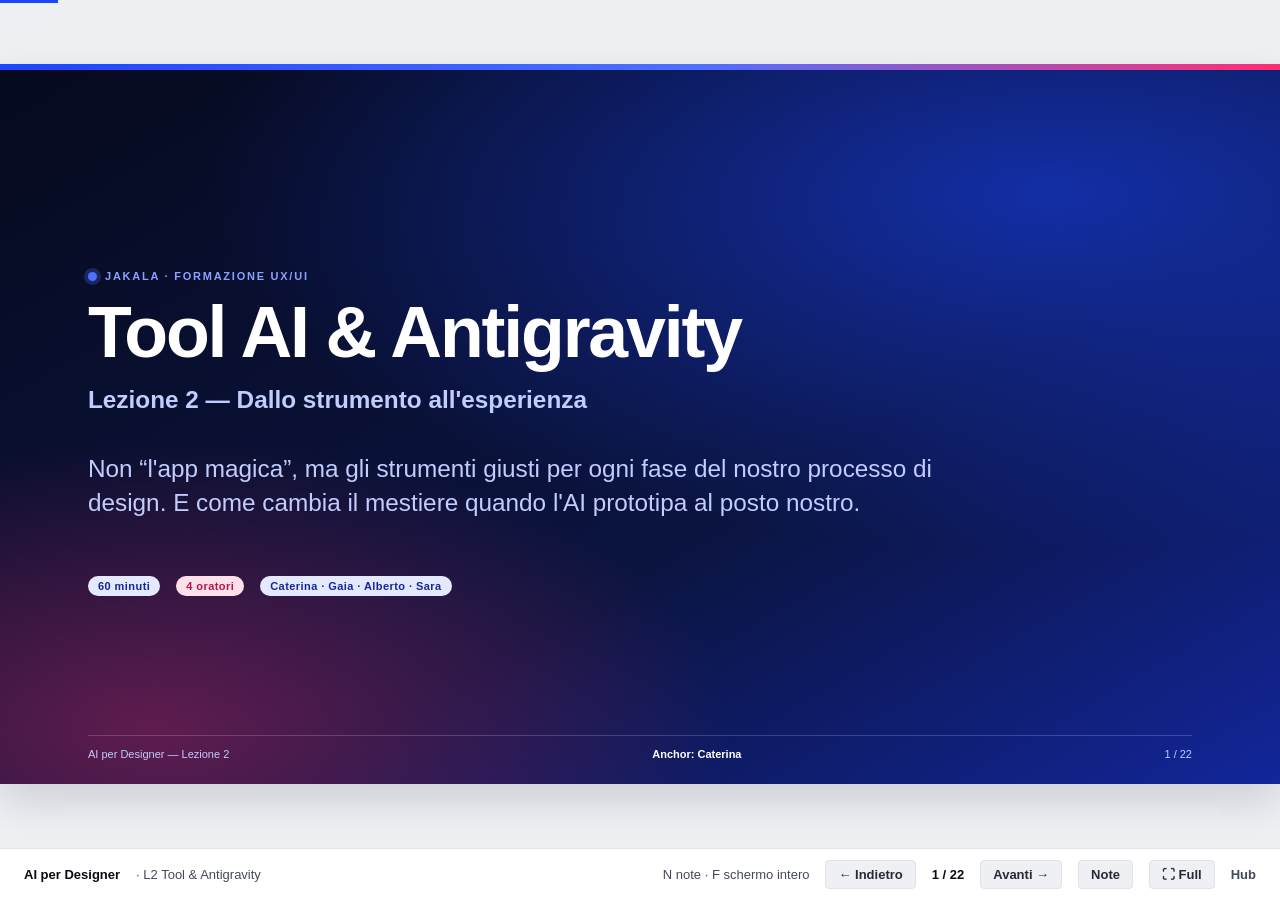
<file: lezione-2-tool-antigravity/slides.html>
<!DOCTYPE html>
<html lang="it">
<head>
  <meta charset="UTF-8">
  <meta name="viewport" content="width=device-width, initial-scale=1">
  <title>AI per Designer — Lezione 2: Tool AI &amp; Antigravity</title>
  <link rel="stylesheet" href="../assets/jakala.css">
</head>
<body>
  <div id="live" class="sr-only" aria-live="polite"></div>
  <div class="progress" id="progress"></div>

  <div class="deck-stage">
    <div class="deck">

      <!-- 1 · COVER -->
      <section class="slide slide--cover" aria-roledescription="slide">
        <p class="eyebrow">Jakala · Formazione UX/UI</p>
        <h1 class="display">Tool AI &amp; Antigravity</h1>
        <h3 class="sub">Lezione 2 — Dallo strumento all'esperienza</h3>
        <p class="lead">Non “l'app magica”, ma gli strumenti giusti per ogni fase del nostro processo di design. E come cambia il mestiere quando l'AI prototipa al posto nostro.</p>
        <div class="row" style="margin-top:var(--s-6)">
          <span class="badge">60 minuti</span>
          <span class="badge badge--mag">4 oratori</span>
          <span class="badge">Caterina · Gaia · Alberto · Sara</span>
        </div>
        <footer class="foot"><span>AI per Designer — Lezione 2</span><span class="who">Anchor: Caterina</span><span class="pg"></span></footer>
        <aside class="notes"><div class="n-sec"><b>Caterina · ~1,5 min</b> — Richiama la L1: “sappiamo parlarle, ora vediamo con CHI parlare”. Chiedi: “avete aperto la libreria di prompt?”.</div></aside>
      </section>

      <!-- 2 · AGENDA / COME SCEGLIERE -->
      <section class="slide" aria-roledescription="slide">
        <p class="eyebrow">Agenda</p>
        <h2 class="title">Uno strumento non vale l'altro</h2>
        <div class="body">
          <div class="cols cols-2">
            <div class="stack">
              <p class="lead">Oggi non impariamo 12 tool a memoria. Impariamo a <em class="hl">scegliere</em>: qual è il tool giusto per la fase in cui sei.</p>
              <ul class="ticks">
                <li>I tool <strong>per fase del design process</strong> (Empathize → Prototype)</li>
                <li>I tool <strong>dentro Figma</strong> e per il visual (Figma AI, Vizcom, Manus)</li>
                <li><strong>Antigravity</strong>: il designer diventa “Director”</li>
                <li><strong>Esperienze AI-enabled</strong> e il nostro ruolo</li>
                <li>Etica &amp; limiti operativi · 2 quiz · feedback</li>
              </ul>
            </div>
            <div class="card card--tint">
              <span class="card__k">Criteri di scelta</span>
              <ul class="ticks" style="gap:8px">
                <li>In che <strong>fase</strong> sono? (ricerca, idea, proto)</li>
                <li>Mi serve <strong>testo, immagine o UI</strong>?</li>
                <li>Quanto conta la <strong>verifica</strong> delle fonti?</li>
                <li>Dove finiscono i <strong>dati</strong> che carico?</li>
              </ul>
            </div>
          </div>
        </div>
        <footer class="foot"><span>AI per Designer — Lezione 2</span><span class="who">Anchor: Caterina</span><span class="pg"></span></footer>
        <aside class="notes"><div class="n-sec"><b>Caterina · ~2 min</b> — Il criterio “in che fase sono” è il filo di tutta la lezione.</div></aside>
      </section>

      <!-- 3 · MAPPA DESIGN PROCESS -->
      <section class="slide slide--dark" aria-roledescription="slide">
        <p class="eyebrow">La mappa</p>
        <h2 class="title">Un tool per ogni fase</h2>
        <div class="body">
          <div class="cols cols-5" style="grid-template-columns:repeat(5,1fr)">
            <div class="card card--dark"><span class="card__k">Empathize</span><p class="card__d">ChatGPT custom · Synthetic Users</p></div>
            <div class="card card--dark"><span class="card__k">Define</span><p class="card__d">Perplexity</p></div>
            <div class="card card--dark"><span class="card__k">Ideate</span><p class="card__d">Midjourney · DALL·E</p></div>
            <div class="card card--dark"><span class="card__k">Prototype</span><p class="card__d">UX Pilot · Creatie · Claude · Figma AI</p></div>
            <div class="card card--dark"><span class="card__k">Test</span><p class="card__d">Synthetic Users · Manus</p></div>
          </div>
          <p class="lead">Framework: TAG · <strong>AI tools deep dive</strong> (Sketchin/Jakala). Stessa logica del double diamond, con un copilota per fase.</p>
        </div>
        <footer class="foot"><span>AI per Designer — Lezione 2</span><span class="who">Anchor: Caterina</span><span class="pg"></span></footer>
        <aside class="notes"><div class="n-sec"><b>Caterina · ~1,5 min</b> — Questa è la slide-bussola. Ci si torna mentalmente a ogni tool. Poi passa ad Alberto.</div></aside>
      </section>

      <!-- 3b · FRAMEWORK SKETCHIN -->
      <section class="slide slide--tint" aria-roledescription="slide">
        <p class="eyebrow">La mappa · framework Sketchin</p>
        <h2 class="title">Dove l'AI entra nel nostro processo</h2>
        <div class="body">
          <div class="cols cols-4">
            <div class="card"><span class="card__k">01 · Frame</span><p class="card__t">Capire il contesto</p><p class="card__d">Ricerca + critical thinking con l'AI per intercettare trend e segnali deboli.</p></div>
            <div class="card"><span class="card__k">02 · Foster</span><p class="card__t">Generare idee</p><p class="card__d">Tecniche tradizionali + sintetiche: più idee, più in fretta.</p></div>
            <div class="card"><span class="card__k">03 · Design</span><p class="card__t">Rendere tangibile</p><p class="card__d">Concept, prototipi e test rapidi, anche con utenti sintetici.</p></div>
            <div class="card"><span class="card__k">04 · Scale</span><p class="card__t">Validare sul mercato</p><p class="card__d">Contenuti e co-pilot per validare il posizionamento del servizio.</p></div>
          </div>
          <p class="lead">La formula Sketchin: <em class="hl">know-how del cliente + know-how del team + AI = nuovo valore</em>. L'AI supporta ed esplora; il team supervisiona e decide.</p>
        </div>
        <footer class="foot"><span>AI per Designer — Lezione 2</span><span class="who">Anchor: Caterina</span><span class="pg"></span></footer>
        <aside class="notes"><div class="n-sec"><b>Caterina · ~2,5 min</b> — Fonte: 07 AI-Powered design (Sketchin). Complementa la mappa design-thinking: stesso spirito, lessico interno. Utile perché è “il nostro” framework.</div></aside>
      </section>

      <!-- 4 · EMPATHIZE -->
      <section class="slide" aria-roledescription="slide">
        <p class="eyebrow">Empathize</p>
        <h2 class="title">Capire gli utenti, più in fretta</h2>
        <div class="body">
          <div class="cols cols-2">
            <div class="card">
              <span class="card__k">ChatGPT custom (GPTs)</span>
              <p class="card__t">Un assistente su misura</p>
              <p class="card__d">Profili addestrati su ruolo, tono e dati tuoi. Simula interviste, sintetizza trascrizioni, genera insight su bisogni e aspettative.</p>
              <p class="micro"><span class="badge badge--warn">Occhio</span> qualità = precisione del setup e dei prompt.</p>
            </div>
            <div class="card">
              <span class="card__k">Synthetic Users</span>
              <p class="card__t">Personas “sintetiche”</p>
              <p class="card__d">Genera utenti realistici per esplorare bisogni e scenari difficili da raggiungere. Utile per farsi le domande giuste in fretta.</p>
              <p class="micro"><span class="badge badge--no">Limite</span> non sostituisce utenti veri: può ereditare bias dei dati.</p>
            </div>
          </div>
        </div>
        <footer class="foot"><span>AI per Designer — Lezione 2</span><span class="who">Relatore: Alberto</span><span class="pg"></span></footer>
        <aside class="notes"><div class="n-sec"><b>Alberto · ~4 min</b> — Fonte: AI tools deep dive (TAG). Disclaimer netto: le personas sintetiche <b>preparano</b> la ricerca, non la sostituiscono.</div></aside>
      </section>

      <!-- 5 · DEFINE -->
      <section class="slide slide--tint" aria-roledescription="slide">
        <p class="eyebrow">Define</p>
        <h2 class="title">Perplexity: ricerca con le fonti</h2>
        <div class="body">
          <div class="cols cols-2-1">
            <ul class="ticks">
              <li>Motore di ricerca conversazionale: risposte sintetiche a domande complesse.</li>
              <li><strong>Cita le fonti</strong> → puoi verificare (a differenza di una chat “nuda”).</li>
              <li>Ottimo per raccogliere insight su trend e comportamenti, poi far sintetizzare i dati nel formato che vuoi.</li>
            </ul>
            <div class="card">
              <span class="card__k">Quando usarlo</span>
              <p class="card__d">Desk research iniziale, benchmark, “dammi 5 fonti recenti su…”. Poi porti le fonti fuori e le controlli.</p>
              <p class="micro"><span class="badge badge--warn">Occhio</span> la qualità dipende dalla domanda.</p>
            </div>
          </div>
        </div>
        <footer class="foot"><span>AI per Designer — Lezione 2</span><span class="who">Relatore: Alberto</span><span class="pg"></span></footer>
        <aside class="notes"><div class="n-sec"><b>Alberto · ~3 min</b> — Il gancio è “fonti citate = verificabile”. Collega alla L1: l'AI è probabilistica, quindi le fonti contano.</div></aside>
      </section>

      <!-- 6 · IDEATE -->
      <section class="slide slide--dark" aria-roledescription="slide">
        <p class="eyebrow">Ideate</p>
        <h2 class="title">Midjourney &amp; DALL·E: dal testo all'immagine</h2>
        <div class="body">
          <div class="code">MEDIUM <span class="c-dim">+</span> SUBJECT <span class="c-dim">+</span> DETAILS <span class="c-dim">+</span> PARAMETERS <span class="c-dim">// la formula della Lezione 1</span></div>
          <div class="cols cols-2">
            <div class="card card--dark"><span class="card__k">Midjourney</span><p class="card__d">Qualità e stile altissimi, molti parametri. Curva d'ingresso più ripida: i prompt vanno scritti bene.</p></div>
            <div class="card card--dark"><span class="card__k">DALL·E (in ChatGPT)</span><p class="card__d">Facile, iterazione rapida, integrato nella chat. Meno parametri, qualche limite stilistico.</p></div>
          </div>
          <p class="lead">Uso da designer: <strong>moodboard, concept, storytelling</strong> visivo per presentare idee — non asset finali di produzione.</p>
        </div>
        <footer class="foot"><span>AI per Designer — Lezione 2</span><span class="who">Relatore: Gaia</span><span class="pg"></span></footer>
        <aside class="notes"><div class="n-sec"><b>Gaia · ~3,5 min</b> — Richiama la formula immagini della L1 (Sara). Se hai esempi Midjourney vs DALL·E dello stesso prompt, mostrali.</div></aside>
      </section>

      <!-- 7 · PROTOTYPE -->
      <section class="slide" aria-roledescription="slide">
        <p class="eyebrow">Prototype</p>
        <h2 class="title">Dal prompt all'interfaccia</h2>
        <div class="body">
          <div class="cols cols-3">
            <div class="card"><span class="card__k">UX Pilot</span><p class="card__t">Mockup interattivi</p><p class="card__d">Genera layout e interfacce da un prompt + reference. Iterazione rapida; rifinitura manuale.</p></div>
            <div class="card"><span class="card__k">Creatie</span><p class="card__t">Varianti visive</p><p class="card__d">Prototipi in minuti, importa da Figma, propone 3 candidati per concept.</p></div>
            <div class="card card--mag"><span class="card__k">Claude</span><p class="card__t">Testo → codice</p><p class="card__d">Wireframe, documentazione e <strong>codice + anteprima</strong> del prototipo. Più “chat” che tool di design, ma potente.</p></div>
          </div>
          <p class="lead">Pattern comune: <em class="hl">prompt → mockup/codice → export</em>. Utile per far vedere un'idea agli stakeholder <strong>oggi</strong>, non tra due sprint.</p>
        </div>
        <footer class="foot"><span>AI per Designer — Lezione 2</span><span class="who">Relatore: Gaia</span><span class="pg"></span></footer>
        <aside class="notes"><div class="n-sec"><b>Gaia · ~3,5 min</b> — Fonte: AI tools deep dive (UX Pilot/Creatie/Claude). Claude fa da ponte verso Antigravity nella seconda metà.</div></aside>
      </section>

      <!-- 8 · FIGMA AI -->
      <section class="slide slide--tint" aria-roledescription="slide">
        <p class="eyebrow">Nel nostro tool · 1</p>
        <h2 class="title">Figma AI: l'AI dentro casa</h2>
        <div class="body">
          <div class="cols cols-2">
            <ul class="ticks">
              <li><strong>First Draft / Make:</strong> genera bozze di UI da testo, dentro Figma.</li>
              <li><strong>Ricerca visuale:</strong> “trovami un componente simile a questo”.</li>
              <li><strong>Rename &amp; riordino layer</strong> automatici (finalmente).</li>
              <li>Rimane nel nostro file: niente export, niente context-switch.</li>
            </ul>
            <div class="card">
              <span class="card__k">Perché conta</span>
              <p class="card__d">Meno lavoro-noia (naming, tidy-up), più tempo sul ragionamento di design. Il primo draft è un punto di partenza, non la consegna.</p>
            </div>
          </div>
        </div>
        <footer class="foot"><span>AI per Designer — Lezione 2</span><span class="who">Relatore: Sara</span><span class="pg"></span></footer>
        <aside class="notes"><div class="n-sec"><b>Sara · ~3 min</b> — <b>[Verifica feature disponibili]</b> sul vostro piano Figma prima dell'aula (le funzioni AI cambiano spesso).</div></aside>
      </section>

      <!-- 9 · VIZCOM -->
      <section class="slide" aria-roledescription="slide">
        <p class="eyebrow">Nel nostro tool · 2</p>
        <h2 class="title">Vizcom: dallo sketch al render</h2>
        <div class="body">
          <div class="cols cols-2-1">
            <ul class="ticks">
              <li>Trasforma <strong>schizzi 2D</strong> in render fotorealistici e viste 3D.</li>
              <li>Nato per il design industriale/prodotto: utile per styling UI e concept veloci.</li>
              <li>Controllo su forma e stile a partire dal tuo disegno, non da zero.</li>
            </ul>
            <div class="card card--mag">
              <span class="card__k">Uso tipico</span>
              <p class="card__d">Passare da un thumbnail a mano a un concept presentabile in minuti, mantenendo la tua intenzione di forma.</p>
            </div>
          </div>
        </div>
        <footer class="foot"><span>AI per Designer — Lezione 2</span><span class="who">Relatore: Sara</span><span class="pg"></span></footer>
        <aside class="notes"><div class="n-sec"><b>Sara · ~2,5 min</b> — Se qualcuno del team lo usa, fagli mostrare 10 secondi dal vivo: fa più effetto di mille parole.</div></aside>
      </section>

      <!-- 10 · MANUS -->
      <section class="slide slide--dark" aria-roledescription="slide">
        <p class="eyebrow">Nel nostro tool · 3</p>
        <h2 class="title">Manus AI: un agente che “fa”</h2>
        <div class="body">
          <div class="cols cols-2">
            <ul class="ticks">
              <li>Agente autonomo che opera <strong>direttamente nel browser</strong>.</li>
              <li>Esegue task multi-step al posto tuo: ricerca, compila, confronta, produce output.</li>
              <li>Applicazione UX: <strong>test automatizzati</strong> simulando percorsi utente reali.</li>
            </ul>
            <div class="card card--dark">
              <span class="card__k">Il salto concettuale</span>
              <p class="card__d">Da “strumento che risponde” a “collega che agisce”. Ottimo, ma richiede <strong>supervisione</strong>: gli dai un obiettivo, controlli il percorso.</p>
            </div>
          </div>
        </div>
        <footer class="foot"><span>AI per Designer — Lezione 2</span><span class="who">Relatore: Sara</span><span class="pg"></span></footer>
        <aside class="notes"><div class="n-sec"><b>Sara · ~2,5 min</b> — Introduce il concetto di “agente” che poi torna con Antigravity. Passa la palla ad Alberto per Google AI Studio.</div></aside>
      </section>

      <!-- 11 · GOOGLE AI STUDIO -->
      <section class="slide" aria-roledescription="slide">
        <p class="eyebrow">Bonus</p>
        <h2 class="title">Google AI Studio &amp; Gemini</h2>
        <div class="body">
          <div class="cols cols-2-1">
            <ul class="ticks">
              <li>Il <strong>playground</strong> per testare i modelli multimodali di Google.</li>
              <li>Dai in pasto un'immagine / export Figma e chiedi: “converti questo layout in frontend”.</li>
              <li><strong>Context window enorme</strong>: puoi dargli interi documenti o flussi.</li>
            </ul>
            <div class="card card--tint">
              <span class="card__k">Da designer</span>
              <p class="card__d">Sperimentazione a basso costo prima di scegliere un tool “di produzione”. Image-to-code per capire la fattibilità.</p>
            </div>
          </div>
        </div>
        <footer class="foot"><span>AI per Designer — Lezione 2</span><span class="who">Relatore: Alberto</span><span class="pg"></span></footer>
        <aside class="notes"><div class="n-sec"><b>Alberto · ~3 min</b> — Tienilo leggero: è il “laboratorio”. Poi passa a Sara per il quiz.</div></aside>
      </section>

      <!-- 12 · QUIZ 3 -->
      <section class="slide slide--divider" aria-roledescription="slide">
        <p class="eyebrow">Quiz Kahoot · #3</p>
        <h2 class="title">Devi citare fonti attendibili per un benchmark. Quale apri?</h2>
        <div class="quiz">
          <ul class="quiz__opts" style="list-style:none;padding:0;margin:0">
            <li class="quiz__opt"><b>A</b> Midjourney</li>
            <li class="quiz__opt"><b>B</b> Vizcom</li>
            <li class="quiz__opt quiz__opt--right"><b>C</b> Perplexity <span class="quiz__tag">✓ Corretto</span></li>
            <li class="quiz__opt"><b>D</b> Il tuo intuito alle 18:55</li>
          </ul>
          <div class="card card--dark center">
            <span class="card__k" style="color:var(--c-blue-300)">Rispondi ora</span>
            <p class="card__t" style="color:#fff">Kahoot</p>
            <p class="card__d">[QR / PIN partita Kahoot — inserire prima dell'aula]</p>
          </div>
        </div>
        <footer class="foot"><span>AI per Designer — Lezione 2</span><span class="who">Conduce: Sara</span><span class="pg"></span></footer>
        <aside class="notes"><div class="n-sec"><b>Sara · ~2,5 min</b> — Perplexity perché <b>cita le fonti</b>. La D strappa la risata. Poi Caterina sul workflow reale.</div></aside>
      </section>

      <!-- 13 · WORKFLOW -->
      <section class="slide" aria-roledescription="slide">
        <p class="eyebrow">Metterli insieme</p>
        <h2 class="title">Un flusso reale, dal brief al proto</h2>
        <div class="body">
          <div class="steps">
            <div class="step"><span class="step__n">1 · DEFINE</span><p class="step__t">Perplexity</p><p class="step__d">Desk research + fonti.</p></div>
            <div class="step"><span class="step__n">2 · EMPATHIZE</span><p class="step__t">ChatGPT / Synthetic Users</p><p class="step__d">Domande giuste, ipotesi utenti.</p></div>
            <div class="step"><span class="step__n">3 · IDEATE</span><p class="step__t">Midjourney</p><p class="step__d">Moodboard e concept.</p></div>
            <div class="step"><span class="step__n">4 · PROTOTYPE</span><p class="step__t">Figma AI / Claude</p><p class="step__d">UI e primo codice.</p></div>
            <div class="step"><span class="step__n">5 · SHIP</span><p class="step__t">Antigravity</p><p class="step__d">Proto funzionante.</p></div>
          </div>
          <p class="lead">Nessun tool fa tutto. Il valore è nella <em class="hl">catena</em> — e nel designer che la dirige e verifica ad ogni passo.</p>
        </div>
        <footer class="foot"><span>AI per Designer — Lezione 2</span><span class="who">Anchor: Caterina</span><span class="pg"></span></footer>
        <aside class="notes"><div class="n-sec"><b>Caterina · ~4 min</b> — Racconta un mini-caso (anche inventato ma plausibile). Chiudi lanciando Antigravity: “l'ultimo anello”.</div></aside>
      </section>

      <!-- 14 · ANTIGRAVITY 1 -->
      <section class="slide slide--dark" aria-roledescription="slide">
        <p class="eyebrow">Antigravity · 1</p>
        <h2 class="title">Cos'è Antigravity</h2>
        <div class="body">
          <div class="cols cols-2">
            <ul class="ticks">
              <li>Ambiente di sviluppo <strong>agentico</strong>: l'AI non completa righe, <strong>pianifica ed esegue</strong>.</li>
              <li>Legge i file, propone un piano, lavora con <strong>sub-agenti</strong>, usa terminale e browser.</li>
              <li>Restituisce <strong>artefatti verificabili</strong>: codice, anteprime, prototipi navigabili.</li>
            </ul>
            <div class="card card--dark">
              <span class="card__k">In una frase</span>
              <p class="card__d">Non sostituisce il designer: <strong>amplifica</strong> la capacità di trasformare un'idea in qualcosa di funzionante, subito.</p>
            </div>
          </div>
        </div>
        <footer class="foot"><span>AI per Designer — Lezione 2</span><span class="who">Relatore: Alberto</span><span class="pg"></span></footer>
        <aside class="notes"><div class="n-sec"><b>Alberto · ~4 min</b> — <b>[Demo dal vivo o registrata consigliata]</b>. Concetti chiave: piano, sub-agenti, artefatti. Non tecnicismi.</div></aside>
      </section>

      <!-- 15 · ANTIGRAVITY 2 -->
      <section class="slide" aria-roledescription="slide">
        <p class="eyebrow">Antigravity · 2</p>
        <h2 class="title">Il designer diventa “Director”</h2>
        <div class="body">
          <div class="cols cols-2">
            <div class="card card--flat">
              <span class="card__k">Prima</span>
              <p class="card__d">Figma → passaggio a sviluppo → prototipo (giorni/settimane).</p>
            </div>
            <div class="card card--tint">
              <span class="card__k">Con Antigravity</span>
              <p class="card__d">Figma / idea → <strong>Antigravity</strong> → prototipo funzionante (ore).</p>
            </div>
          </div>
          <p class="lead">Cambia il ruolo: da chi disegna schermate a chi <em class="hl">dirige</em> intento, qualità e coerenza. Descrivi cosa vuoi, giudichi cosa torna, iteri. La responsabilità del <strong>gusto</strong> resta nostra.</p>
        </div>
        <footer class="foot"><span>AI per Designer — Lezione 2</span><span class="who">Relatore: Alberto</span><span class="pg"></span></footer>
        <aside class="notes"><div class="n-sec"><b>Alberto · ~4 min</b> — Messaggio rassicurante: l'AI toglie la fatica meccanica, non il giudizio di design. Passa a Gaia per etica/limiti.</div></aside>
      </section>

      <!-- 15b · ENABLED EXPERIENCES -->
      <section class="slide slide--dark" aria-roledescription="slide">
        <p class="eyebrow">Cosa possiamo progettare</p>
        <h2 class="title">AI-Enabled Experiences: i 3 fondamentali</h2>
        <div class="body">
          <div class="cols cols-3">
            <div class="card card--dark"><span class="card__k">01</span><p class="card__t">Tecnologie agentive</p><p class="card__d">Agenti che percepiscono il contesto e agiscono come nostri delegati.</p></div>
            <div class="card card--dark"><span class="card__k">02</span><p class="card__t">Modelli proattivi</p><p class="card__d">Non aspettano il comando: anticipano i bisogni dal contesto.</p></div>
            <div class="card card--dark"><span class="card__k">03</span><p class="card__t">Interfacce adattive</p><p class="card__d">L'UI si ricompone in tempo reale su contesto e azioni utente.</p></div>
          </div>
          <p class="lead">La visione: un agente personale (“Amy”) che agisce per noi — es. rileva una bolletta pesante e propone la rateizzazione. <span class="badge badge--warn">Attenzione</span> al <em class="hl-m">“Pinocchio pattern”</em>: non far finta che l'AI sia umana.</p>
        </div>
        <footer class="foot"><span>AI per Designer — Lezione 2</span><span class="who">Relatore: Sara</span><span class="pg"></span></footer>
        <aside class="notes"><div class="n-sec"><b>Sara · ~3,5 min</b> — Fonte: 04 Next-gen services + 06 Enabled experiences (Sketchin). Quote guida: “da un mondo dove la ricerca portava alla soluzione, a uno dove gli utenti creano la propria interfaccia”.</div></aside>
      </section>

      <!-- 16 · ETICA & LIMITI -->
      <section class="slide slide--tint" aria-roledescription="slide">
        <p class="eyebrow">Etica &amp; limiti operativi</p>
        <h2 class="title">Veloci sì, ma con la testa</h2>
        <div class="body">
          <div class="cols cols-2">
            <ul class="ticks no">
              <li><strong>Verifica:</strong> output probabilistico → controlla dati, codice, fonti.</li>
              <li><strong>Dati &amp; privacy:</strong> cosa carichi e dove finisce? No a dati sensibili/clienti su tool non approvati.</li>
              <li><strong>IP &amp; licenze:</strong> attenzione a immagini e codice generati (uso commerciale).</li>
            </ul>
            <ul class="ticks no">
              <li><strong>Bias:</strong> vale anche qui — inclusività = specificità (vedi L1, Dove).</li>
              <li><strong>Energia:</strong> scegli il medium giusto (testo &lt; immagine &lt; video).</li>
              <li><strong>Accessibilità:</strong> ciò che genera l'AI va comunque reso conforme (contrasto, alt, tastiera).</li>
            </ul>
          </div>
        </div>
        <footer class="foot"><span>AI per Designer — Lezione 2</span><span class="who">Relatore: Gaia</span><span class="pg"></span></footer>
        <aside class="notes"><div class="n-sec"><b>Gaia · ~5 min</b> — <b>[Allineare a policy interne Jakala su dati/tool approvati]</b>. Chiudi: “l'AI accelera, il criterio è nostro”.</div></aside>
      </section>

      <!-- 16b · HUMAN VS AI -->
      <section class="slide slide--tint" aria-roledescription="slide">
        <p class="eyebrow">Il nostro ruolo</p>
        <h2 class="title">L'AI esegue, l'immaginazione è umana</h2>
        <div class="body">
          <div class="cols cols-2">
            <div class="stack">
              <p class="lead"><strong>Perché usarla:</strong> più efficienza, più qualità, e per <em class="hl">accrescere le nostre skill</em> — non per sostituirle.</p>
              <ul class="ticks">
                <li>Critici rispetto ai <strong>bias</strong></li>
                <li><strong>Contributori</strong> attivi, non spettatori</li>
                <li><strong>Decisori</strong> finali</li>
              </ul>
            </div>
            <div class="card card--mag">
              <span class="card__k">Da tenere a mente</span>
              <p class="card__d">“Voglio che l'AI faccia il bucato e i piatti, così io posso fare arte e scrittura — non il contrario.”</p>
              <p class="micro">— Joanna Maciejewska</p>
            </div>
          </div>
        </div>
        <footer class="foot"><span>AI per Designer — Lezione 2</span><span class="who">Relatore: Gaia</span><span class="pg"></span></footer>
        <aside class="notes"><div class="n-sec"><b>Gaia · ~3 min</b> — Fonte: 03 Inclusive AI (Human vs AI, il nostro ruolo) + 06 (quote Joanna). Chiude in positivo: l'AI toglie fatica, non creatività. Poi Caterina per il recap.</div></aside>
      </section>

      <!-- 17 · RECAP -->
      <section class="slide" aria-roledescription="slide">
        <p class="eyebrow">Recap del corso</p>
        <h2 class="title">Due lezioni, una sola idea</h2>
        <div class="body">
          <div class="cols cols-2">
            <ul class="ticks ok">
              <li>L1: capire l'AI e <strong>parlarle bene</strong> (prompt = ruolo+contesto+formato).</li>
              <li>L2: scegliere il <strong>tool giusto per la fase</strong>, non il tool “magico”.</li>
              <li>Il valore è nella <strong>catena</strong> di tool + nel tuo giudizio.</li>
            </ul>
            <ul class="ticks ok">
              <li>Verifica, dati, IP, energia, accessibilità: sempre.</li>
              <li>Da esecutori a <strong>“Director”</strong>: intento e gusto restano nostri.</li>
              <li><strong>Prossimo passo:</strong> libreria di prompt + tool condivisa del team.</li>
            </ul>
          </div>
        </div>
        <footer class="foot"><span>AI per Designer — Lezione 2</span><span class="who">Anchor: Caterina</span><span class="pg"></span></footer>
        <aside class="notes"><div class="n-sec"><b>Caterina · ~3 min</b> — Recap corale. Poi il quiz finale “per ridere e fissare”.</div></aside>
      </section>

      <!-- 18 · QUIZ 4 -->
      <section class="slide slide--divider" aria-roledescription="slide">
        <p class="eyebrow">Quiz Kahoot · #4</p>
        <h2 class="title">Con Antigravity il designer diventa…</h2>
        <div class="quiz">
          <ul class="quiz__opts" style="list-style:none;padding:0;margin:0">
            <li class="quiz__opt"><b>A</b> Disoccupato</li>
            <li class="quiz__opt quiz__opt--right"><b>B</b> “Director”: dirige intento e qualità <span class="quiz__tag">✓ Corretto</span></li>
            <li class="quiz__opt"><b>C</b> Un pulsante “Genera”</li>
            <li class="quiz__opt"><b>D</b> Ancora in riunione</li>
          </ul>
          <div class="card card--dark center">
            <span class="card__k" style="color:var(--c-blue-300)">Rispondi ora</span>
            <p class="card__t" style="color:#fff">Kahoot</p>
            <p class="card__d">[QR / PIN partita Kahoot — inserire prima dell'aula]</p>
          </div>
        </div>
        <footer class="foot"><span>AI per Designer — Lezione 2</span><span class="who">Conduce: Caterina</span><span class="pg"></span></footer>
        <aside class="notes"><div class="n-sec"><b>Caterina · ~2 min</b> — “La D è tecnicamente sempre vera.” Rivela B. Chiudi in positivo e manda al feedback.</div></aside>
      </section>

      <!-- 19 · FEEDBACK -->
      <section class="slide slide--cover" aria-roledescription="slide">
        <p class="eyebrow">Grazie!</p>
        <h2 class="title">Ultimo minuto: feedback</h2>
        <div class="quiz">
          <div class="stack">
            <p class="lead">Fine del corso. Diteci cosa avete trovato utile, cosa manca e quale tool volete approfondire in un eventuale workshop pratico.</p>
            <a class="linkbtn" href="https://docs.google.com/forms/d/e/1FAIpQLSeJZTftegDq98JXNZtkZJasJVOiVf8oY_5TCxx2qYzQPAw2Sw/viewform">Apri il modulo di feedback (Google Form) →</a>
          </div>
          <div class="qr">
            <img src="../assets/qr-feedback.svg" alt="Codice QR per aprire il modulo di feedback su Google Form">
            <p class="qr__c">Inquadra il QR o usa il link qui accanto</p>
          </div>
        </div>
        <footer class="foot"><span>AI per Designer — Lezione 2</span><span class="who">Anchor: Caterina</span><span class="pg"></span></footer>
        <aside class="notes"><div class="n-sec"><b>Caterina · ~1,5 min</b> — Ringrazia team e sala. Anticipa i prossimi passi (workshop pratico?). Lascia la slide su durante il Q&amp;A.</div></aside>
      </section>

    </div>
  </div>

  <nav class="deck-bar" aria-label="Controlli presentazione">
    <strong>AI per Designer</strong> · L2 Tool &amp; Antigravity
    <span class="spacer"></span>
    <span class="legenda">N note · F schermo intero</span>
    <button id="prev" type="button">← Indietro</button>
    <span class="count" id="count">1 / 22</span>
    <button id="next" type="button">Avanti →</button>
    <button id="notes" type="button">Note</button>
    <button id="fs" type="button">⛶ Full</button>
    <a href="../index.html">Hub</a>
  </nav>

  <script src="../assets/deck.js"></script>
</body>
</html>
</file>
<file: assets/jakala.css>
/* ============================================================================
   AI PER DESIGNER — DESIGN SYSTEM DELLE SLIDE (tema JAKALA)
   ----------------------------------------------------------------------------
   Fondo chiaro, quasi-nero editoriale, accento BLU ELETTRICO ("goccia" Jakala)
   + pop MAGENTA per i momenti "gioco/quiz". Scala 4pt, radius 4/8/16.
   Conforme WCAG 2.2 AA (contrasti verificati, reduced-motion, focus-visible).

   >>> PER ALLINEARE 1:1 AI TOKEN FIGMA (JAKAALA.fig) <<<
   1. Figma Desktop → apri JAKAALA.fig
   2. Plugins → Development → "Figma UI MCP Bridge" → Run
   3. Dimmi "rileggi Figma": estraggo color/type/spacing reali
   4. Sostituisco SOLO il blocco :root qui sotto, 1:1. Nient'altro cambia.
   ========================================================================== */

:root {
  /* --- BRAND / PRIMARY (blu elettrico "goccia") ------------------------ */
  --c-blue-900: #071039;
  --c-blue-800: #0b1a63;
  --c-blue-700: #12269a;
  --c-blue-600: #1636cf;   /* eyebrow / testo su bianco (8.5:1) */
  --c-blue-500: #1b45ff;   /* primary — testo large & UI (6.3:1) */
  --c-blue-400: #4f70ff;
  --c-blue-300: #8aa1ff;   /* testo su navy */
  --c-blue-200: #c1cdff;
  --c-blue-100: #e4e9ff;
  --c-blue-050: #f2f5ff;

  /* --- SECONDARY / POP (magenta = SOLO large ≥24px o UI/grafica) ------- */
  --c-mag-700: #b3134d;   /* testo magenta scuro su mag-100 */
  --c-mag-500: #ff2e73;   /* accento grafico / numeri large */
  --c-mag-100: #ffe0ea;

  /* --- NEUTRI (freddi, quasi-neri editoriali) -------------------------- */
  --c-ink-900: #0a0b12;
  --c-ink-800: #14161f;   /* body (18:1) */
  --c-ink-700: #262a37;
  --c-ink-600: #444a5c;   /* lead / secondario (8.8:1) */
  --c-ink-500: #6b7183;   /* micro / footer — minimo AA testo (4.9:1) */
  --c-ink-400: #969cae;   /* SOLO bordi/decor, mai testo informativo */
  --c-ink-300: #c3c8d4;
  --c-ink-200: #e0e3ea;
  --c-ink-100: #eef0f4;
  --c-ink-050: #f7f8fb;
  --c-white:   #ffffff;

  /* --- SEMANTICI ------------------------------------------------------- */
  --c-green:  #0f9d58;  --c-green-bg: #e4f6ec;  --c-green-tx: #0a6e3d;
  --c-amber:  #b06f00;  --c-amber-bg: #fdf1dc;
  --c-red:    #d1352b;  --c-red-bg:   #fbe7e5;
  --c-violet: #6b46e5;  --c-violet-bg:#ece7fd;

  /* --- TIPOGRAFIA -----------------------------------------------------
     Font brand Jakala swappabile: cambia solo --font-sans. Stack di sistema
     scelto per resa offline in aula (nessuna dipendenza da CDN). */
  --font-sans: "Inter", "Helvetica Neue", -apple-system, BlinkMacSystemFont, "Segoe UI", Arial, sans-serif;
  --font-mono: "SFMono-Regular", "JetBrains Mono", Menlo, Consolas, monospace;

  --fs-display: clamp(40px, 5.6vw, 78px);
  --fs-h1:      clamp(30px, 4.0vw, 55px);
  --fs-h2:      clamp(24px, 2.8vw, 38px);
  --fs-h3:      clamp(19px, 1.9vw, 26px);
  --fs-body:    clamp(15px, 1.35vw, 20px);
  --fs-small:   clamp(13px, 1.05vw, 16px);
  --fs-micro:   clamp(11px, 0.85vw, 13px);

  /* --- SPAZIATURE (scala 4pt) ------------------------------------------ */
  --s-1: 4px;  --s-2: 8px;  --s-3: 12px; --s-4: 16px;
  --s-5: 24px; --s-6: 32px; --s-7: 48px; --s-8: 64px; --s-9: 88px;

  /* --- FORMA ----------------------------------------------------------- */
  --r-sm: 4px; --r-md: 8px; --r-lg: 16px; --r-pill: 999px;
  --bd: 1px solid var(--c-ink-200);

  --sh-1: 0 1px 2px rgba(10,11,18,.06), 0 1px 3px rgba(10,11,18,.05);
  --sh-2: 0 4px 10px rgba(10,11,18,.07), 0 2px 4px rgba(10,11,18,.05);
  --sh-3: 0 18px 40px rgba(10,11,18,.14);
}

/* ============================================================================
   BASE
   ========================================================================== */
* { box-sizing: border-box; }
html, body { margin: 0; padding: 0; }

body {
  font-family: var(--font-sans);
  color: var(--c-ink-800);
  background: var(--c-ink-100);
  -webkit-font-smoothing: antialiased;
  text-rendering: optimizeLegibility;
}

/* a11y: testo solo per screen reader */
.sr-only {
  position: absolute; width: 1px; height: 1px; padding: 0; margin: -1px;
  overflow: hidden; clip: rect(0,0,0,0); white-space: nowrap; border: 0;
}

/* a11y: focus visibile su qualsiasi elemento interattivo (ring 6.3:1) */
:focus-visible { outline: 3px solid var(--c-blue-500); outline-offset: 2px; border-radius: 2px; }
[tabindex="-1"]:focus { outline: none; } /* focus programmatico su titolo slide: nessun ring */

/* ============================================================================
   DECK & SLIDE — formato 16:9
   ========================================================================== */
.deck { display: block; }

.slide {
  position: relative;
  width: min(100vw, calc((100vh - 64px) * 16 / 9));
  aspect-ratio: 16 / 9;
  margin: 0 auto;
  background: var(--c-white);
  overflow: hidden;
  display: none;               /* le slide non attive escono dall'albero a11y */
  flex-direction: column;
  padding: var(--s-8) var(--s-9) var(--s-7);
  box-shadow: var(--sh-3);
}
.slide.is-active { display: flex; }

/* barra brand in alto (goccia → magenta) */
.slide::before {
  content: "";
  position: absolute; inset: 0 0 auto 0; height: 6px;
  background: linear-gradient(90deg, var(--c-blue-500) 0%, var(--c-blue-400) 55%, var(--c-mag-500) 100%);
  z-index: 3;
}

/* --- varianti di sfondo --- */
.slide--dark  { background: var(--c-ink-900); color: var(--c-ink-100); }
.slide--tint  { background: var(--c-blue-050); }
.slide--cover {
  background:
    radial-gradient(120% 90% at 82% 18%, rgba(27,69,255,.55) 0%, rgba(27,69,255,0) 55%),
    radial-gradient(90% 80% at 12% 92%, rgba(255,46,115,.35) 0%, rgba(255,46,115,0) 50%),
    linear-gradient(150deg, #060a1f 0%, #0b1440 60%, #12269a 100%);
  color: var(--c-white); justify-content: center;
}
.slide--divider {
  background: linear-gradient(150deg, var(--c-ink-900) 0%, var(--c-blue-900) 100%);
  color: var(--c-white); justify-content: center;
}

/* ============================================================================
   TIPOGRAFIA DI SLIDE
   ========================================================================== */
.eyebrow {
  font-size: var(--fs-micro);
  letter-spacing: .16em;
  text-transform: uppercase;
  font-weight: 800;
  color: var(--c-blue-600);
  margin: 0 0 var(--s-3);
  display: inline-flex; align-items: center; gap: 8px;
}
.eyebrow::before {                      /* la "goccia" blu */
  content: ""; width: 9px; height: 9px; border-radius: 999px;
  background: var(--c-blue-500); flex: none;
  box-shadow: 0 0 0 4px var(--c-blue-100);
}
.slide--dark .eyebrow, .slide--cover .eyebrow, .slide--divider .eyebrow { color: var(--c-blue-300); }
.slide--dark .eyebrow::before, .slide--cover .eyebrow::before, .slide--divider .eyebrow::before {
  background: var(--c-blue-400); box-shadow: 0 0 0 4px rgba(79,112,255,.25);
}

h1.display { font-size: var(--fs-display); line-height: 1.0; letter-spacing: -.03em; font-weight: 800; margin: 0 0 var(--s-4); }
h2.title   { font-size: var(--fs-h1); line-height: 1.06; letter-spacing: -.02em; font-weight: 800; margin: 0 0 var(--s-5); }
h3.sub     { font-size: var(--fs-h3); line-height: 1.28; font-weight: 700; margin: 0 0 var(--s-3); color: var(--c-ink-700); }
.slide--dark h3.sub, .slide--cover h3.sub, .slide--divider h3.sub { color: var(--c-blue-200); }

p, li { font-size: var(--fs-body); line-height: 1.55; }
.lead { font-size: var(--fs-h3); line-height: 1.4; color: var(--c-ink-600); max-width: 64ch; }
.slide--cover .lead, .slide--divider .lead, .slide--dark .lead { color: var(--c-blue-200); }
.small { font-size: var(--fs-small); color: var(--c-ink-600); }
.micro { font-size: var(--fs-micro); color: var(--c-ink-500); }
strong { font-weight: 700; color: var(--c-ink-900); }
.slide--dark strong, .slide--cover strong, .slide--divider strong { color: var(--c-white); }
em.hl { font-style: normal; background: linear-gradient(transparent 60%, var(--c-blue-200) 60%); padding: 0 2px; }
em.hl-m { font-style: normal; background: linear-gradient(transparent 60%, var(--c-mag-100) 60%); padding: 0 2px; }

.body { flex: 1; min-height: 0; display: flex; flex-direction: column; gap: var(--s-5); }

/* ============================================================================
   LAYOUT UTILITY
   ========================================================================== */
.cols      { display: grid; gap: var(--s-5); }
.cols-2    { grid-template-columns: 1fr 1fr; }
.cols-3    { grid-template-columns: repeat(3, 1fr); }
.cols-4    { grid-template-columns: repeat(4, 1fr); }
.cols-2-1  { grid-template-columns: 2fr 1fr; }
.cols-1-2  { grid-template-columns: 1fr 2fr; }
.stack     { display: flex; flex-direction: column; gap: var(--s-3); }
.row       { display: flex; gap: var(--s-4); align-items: center; flex-wrap: wrap; }
.center    { justify-content: center; align-items: center; text-align: center; }
.mt-auto   { margin-top: auto; }
.gap-6     { gap: var(--s-6); }

/* ============================================================================
   COMPONENTI
   ========================================================================== */
.card {
  background: var(--c-white);
  border: var(--bd);
  border-radius: var(--r-lg);
  padding: var(--s-5);
  box-shadow: var(--sh-1);
  display: flex; flex-direction: column; gap: var(--s-2);
}
.card--tint { background: var(--c-blue-050); border-color: var(--c-blue-200); }
.card--mag  { background: var(--c-mag-100); border-color: #ffc2d6; }
.card--flat { box-shadow: none; }
.card--dark { background: var(--c-ink-800); border-color: var(--c-ink-700); color: var(--c-ink-100); }
.card__k { font-size: var(--fs-micro); font-weight: 800; letter-spacing: .1em; text-transform: uppercase; color: var(--c-blue-600); }
.card__t { font-size: var(--fs-h3); font-weight: 800; line-height: 1.15; margin: 0; letter-spacing: -.01em; }
.card__d { font-size: var(--fs-small); color: var(--c-ink-600); margin: 0; line-height: 1.5; }
.card--dark .card__d { color: var(--c-ink-300); }
.card__icon { font-size: 32px; line-height: 1; }

.badge {
  display: inline-flex; align-items: center; gap: 6px;
  font-size: var(--fs-micro); font-weight: 800; letter-spacing: .04em;
  padding: 4px 10px; border-radius: var(--r-pill);
  background: var(--c-blue-100); color: var(--c-blue-700);
}
.badge--ok   { background: var(--c-green-bg); color: var(--c-green-tx); }
.badge--warn { background: var(--c-amber-bg); color: var(--c-amber); }
.badge--no   { background: var(--c-red-bg);   color: var(--c-red); }
.badge--mag  { background: var(--c-mag-100);  color: var(--c-mag-700); }
.badge--alt  { background: var(--c-violet-bg); color: var(--c-violet); }

.stat { display: flex; flex-direction: column; gap: var(--s-1); }
.stat__n { font-size: clamp(42px, 6.6vw, 96px); font-weight: 800; letter-spacing: -.04em; line-height: .9; color: var(--c-blue-600); }
.stat--mag .stat__n { color: var(--c-mag-500); }   /* magenta OK: numero large */
.slide--dark .stat__n, .slide--cover .stat__n { color: var(--c-blue-300); }
.stat__u { font-size: var(--fs-h3); font-weight: 700; color: var(--c-ink-700); }
.slide--dark .stat__u, .slide--cover .stat__u { color: var(--c-blue-200); }
.stat__d { font-size: var(--fs-small); color: var(--c-ink-500); }

table.tbl { width: 100%; border-collapse: collapse; font-size: var(--fs-small); }
table.tbl th {
  text-align: left; font-size: var(--fs-micro); text-transform: uppercase;
  letter-spacing: .08em; color: var(--c-ink-500); font-weight: 800;
  padding: var(--s-2) var(--s-3); border-bottom: 2px solid var(--c-ink-200);
}
table.tbl td { padding: var(--s-3); border-bottom: 1px solid var(--c-ink-100); vertical-align: top; }
table.tbl tr:last-child td { border-bottom: none; }
table.tbl tbody tr:nth-child(even) { background: var(--c-ink-050); }
table.tbl .num { font-variant-numeric: tabular-nums; }

ul.ticks { list-style: none; padding: 0; margin: 0; display: flex; flex-direction: column; gap: var(--s-3); }
ul.ticks li { position: relative; padding-left: 30px; }
ul.ticks li::before {
  content: ""; position: absolute; left: 0; top: .5em;
  width: 11px; height: 11px; border-radius: 999px; background: var(--c-blue-500);
}
ul.ticks.no li::before { background: var(--c-red); border-radius: 3px; }
ul.ticks.ok li::before { background: var(--c-green); }
.slide--dark ul.ticks li::before { background: var(--c-blue-400); }

.steps { display: grid; grid-auto-flow: column; gap: var(--s-4); }
.step { border-top: 3px solid var(--c-blue-400); padding-top: var(--s-3); }
.step__n { font-size: var(--fs-micro); font-weight: 800; color: var(--c-blue-600); letter-spacing: .1em; }
.step__t { font-size: var(--fs-small); font-weight: 800; margin: 4px 0 2px; }
.step__d { font-size: var(--fs-micro); color: var(--c-ink-600); line-height: 1.45; }

/* --- Blocchi prompt / codice --- */
.code {
  font-family: var(--font-mono); font-size: var(--fs-small); line-height: 1.6;
  background: var(--c-ink-900); color: #d7e3ec;
  border-radius: var(--r-md); padding: var(--s-4); white-space: pre-wrap;
  overflow: auto;
}
.code .c-key { color: var(--c-blue-300); font-weight: 700; }
.code .c-dim { color: var(--c-ink-400); }
.prompt-bad, .prompt-good {
  border-radius: var(--r-md); padding: var(--s-4); font-size: var(--fs-small); line-height: 1.5;
  border-left: 4px solid;
}
.prompt-bad  { background: var(--c-red-bg);   border-color: var(--c-red); }
.prompt-good { background: var(--c-green-bg); border-color: var(--c-green); }
.prompt-bad b, .prompt-good b { display:block; font-size: var(--fs-micro); text-transform: uppercase; letter-spacing:.08em; margin-bottom: 6px; }
.prompt-bad b  { color: var(--c-red); }
.prompt-good b { color: var(--c-green-tx); }

/* --- Quiz / QR --- */
.quiz { display: grid; grid-template-columns: 1fr 340px; gap: var(--s-7); align-items: center; flex: 1; }
.quiz--full { grid-template-columns: 1fr; }
.quiz__opts { display: grid; grid-template-columns: 1fr 1fr; gap: var(--s-3); }
.quiz__opt {
  display: flex; gap: var(--s-3); align-items: center;
  background: var(--c-white); border: 2px solid var(--c-ink-200);
  border-radius: var(--r-md); padding: var(--s-3) var(--s-4);
  font-size: var(--fs-body); font-weight: 600; color: var(--c-ink-800);
}
.quiz__opt b {
  flex: none; width: 32px; height: 32px; border-radius: var(--r-sm);
  background: var(--c-blue-100); color: var(--c-blue-700);
  display: grid; place-items: center; font-size: var(--fs-small);
}
.quiz__tag { margin-left: auto; font-size: var(--fs-micro); font-weight: 800; letter-spacing: .04em; white-space: nowrap; }
/* color-not-only: la risposta corretta ha bordo verde + testo "✓ Corretto" (non solo colore) */
.quiz__opt--right { border-color: var(--c-green); background: var(--c-green-bg); }
.quiz__opt--right b { background: var(--c-green); color: #fff; }
.quiz__opt--right .quiz__tag { color: var(--c-green-tx); }

.qr {
  background: var(--c-white); border: var(--bd); border-radius: var(--r-lg);
  padding: var(--s-4); text-align: center; box-shadow: var(--sh-2);
}
.qr img, .qr svg { width: 100%; height: auto; display: block; }
.qr__c { font-size: var(--fs-micro); color: var(--c-ink-500); margin-top: var(--s-2); }
.linkbtn {
  display: inline-block; margin-top: var(--s-3);
  font-size: var(--fs-small); font-weight: 800; color: var(--c-blue-600);
  text-decoration: underline; text-underline-offset: 3px; word-break: break-all;
}
.slide--dark .linkbtn, .slide--cover .linkbtn { color: var(--c-blue-200); }

/* --- Note di regia (toggle con N) --- */
.notes {
  display: none;
  position: absolute; left: 0; right: 0; bottom: 0;
  background: var(--c-ink-900); color: var(--c-ink-200);
  padding: var(--s-4) var(--s-9);
  font-size: 13px; line-height: 1.5;
  border-top: 3px solid var(--c-blue-400);
  max-height: 44%; overflow: auto; z-index: 4;
}
body.show-notes .slide.is-active .notes { display: block; }
.notes b { color: var(--c-blue-300); }
.notes .n-sec { margin-bottom: 6px; }

/* --- Footer slide --- */
.foot {
  position: absolute; left: var(--s-9); right: var(--s-9); bottom: var(--s-5);
  display: flex; justify-content: space-between; align-items: center; gap: var(--s-3);
  font-size: var(--fs-micro); color: var(--c-ink-500);   /* AA: 4.9:1, era ink-400 (FAIL) */
  border-top: 1px solid var(--c-ink-200); padding-top: var(--s-3);
}
.foot .who { color: var(--c-blue-600); font-weight: 800; }
.slide--dark .foot, .slide--cover .foot, .slide--divider .foot { color: var(--c-blue-200); border-color: rgba(255,255,255,.18); }
.slide--dark .foot .who, .slide--cover .foot .who, .slide--divider .foot .who { color: #fff; }

/* --- Chrome del deck --- */
.deck-bar {
  position: fixed; bottom: 0; left: 0; right: 0; height: 52px;
  background: var(--c-white); border-top: var(--bd);
  display: flex; align-items: center; gap: var(--s-4);
  padding: 0 var(--s-5); font-size: 13px; color: var(--c-ink-600); z-index: 50;
}
.deck-bar strong { color: var(--c-ink-900); }
.deck-bar button {
  font: inherit; font-weight: 700; cursor: pointer;
  background: var(--c-ink-100); border: var(--bd); color: var(--c-ink-700);
  border-radius: var(--r-sm); padding: 6px 12px;
}
.deck-bar button:hover { background: var(--c-blue-100); border-color: var(--c-blue-300); color: var(--c-blue-700); }
.deck-bar .spacer { flex: 1; }
.deck-bar .legend { color: var(--c-ink-500); font-size: 12px; }
.deck-bar .count { font-variant-numeric: tabular-nums; font-weight: 800; color: var(--c-ink-900); }
.deck-bar a { color: var(--c-ink-600); text-decoration: none; font-weight: 700; }
.deck-bar a:hover { color: var(--c-blue-600); }
.progress { position: fixed; top: 0; left: 0; height: 3px; background: var(--c-blue-500); z-index: 60; transition: width .2s ease; }

.deck-stage { min-height: 100vh; display: grid; place-items: center; padding-bottom: 52px; }

kbd {
  font-family: var(--font-mono); font-size: 11px; background: var(--c-ink-100);
  border: 1px solid var(--c-ink-300); border-bottom-width: 2px;
  border-radius: 3px; padding: 1px 5px; color: var(--c-ink-700);
}

/* ============================================================================
   REDUCED MOTION — rispetta prefers-reduced-motion (a11y)
   ========================================================================== */
@media (prefers-reduced-motion: reduce) {
  *, *::before, *::after { animation: none !important; transition: none !important; }
  .slide, .slide * { transform: none !important; }
}

/* ============================================================================
   STAMPA / EXPORT PDF  →  Cmd+P, "Salva come PDF", orizzontale, no margini
   Tutte le slide visibili, in ordine DOM = ordine di lettura.
   ========================================================================== */
@media print {
  @page { size: 297mm 167mm; margin: 0; }
  body { background: #fff; }
  .deck-bar, .progress { display: none !important; }
  .deck-stage { display: block; padding: 0; }
  .slide {
    display: flex !important;
    width: 297mm; height: 167mm; aspect-ratio: auto;
    box-shadow: none; page-break-after: always; break-after: page;
    padding: 14mm 18mm 12mm;
  }
  .notes { display: none !important; }
}
</file>
